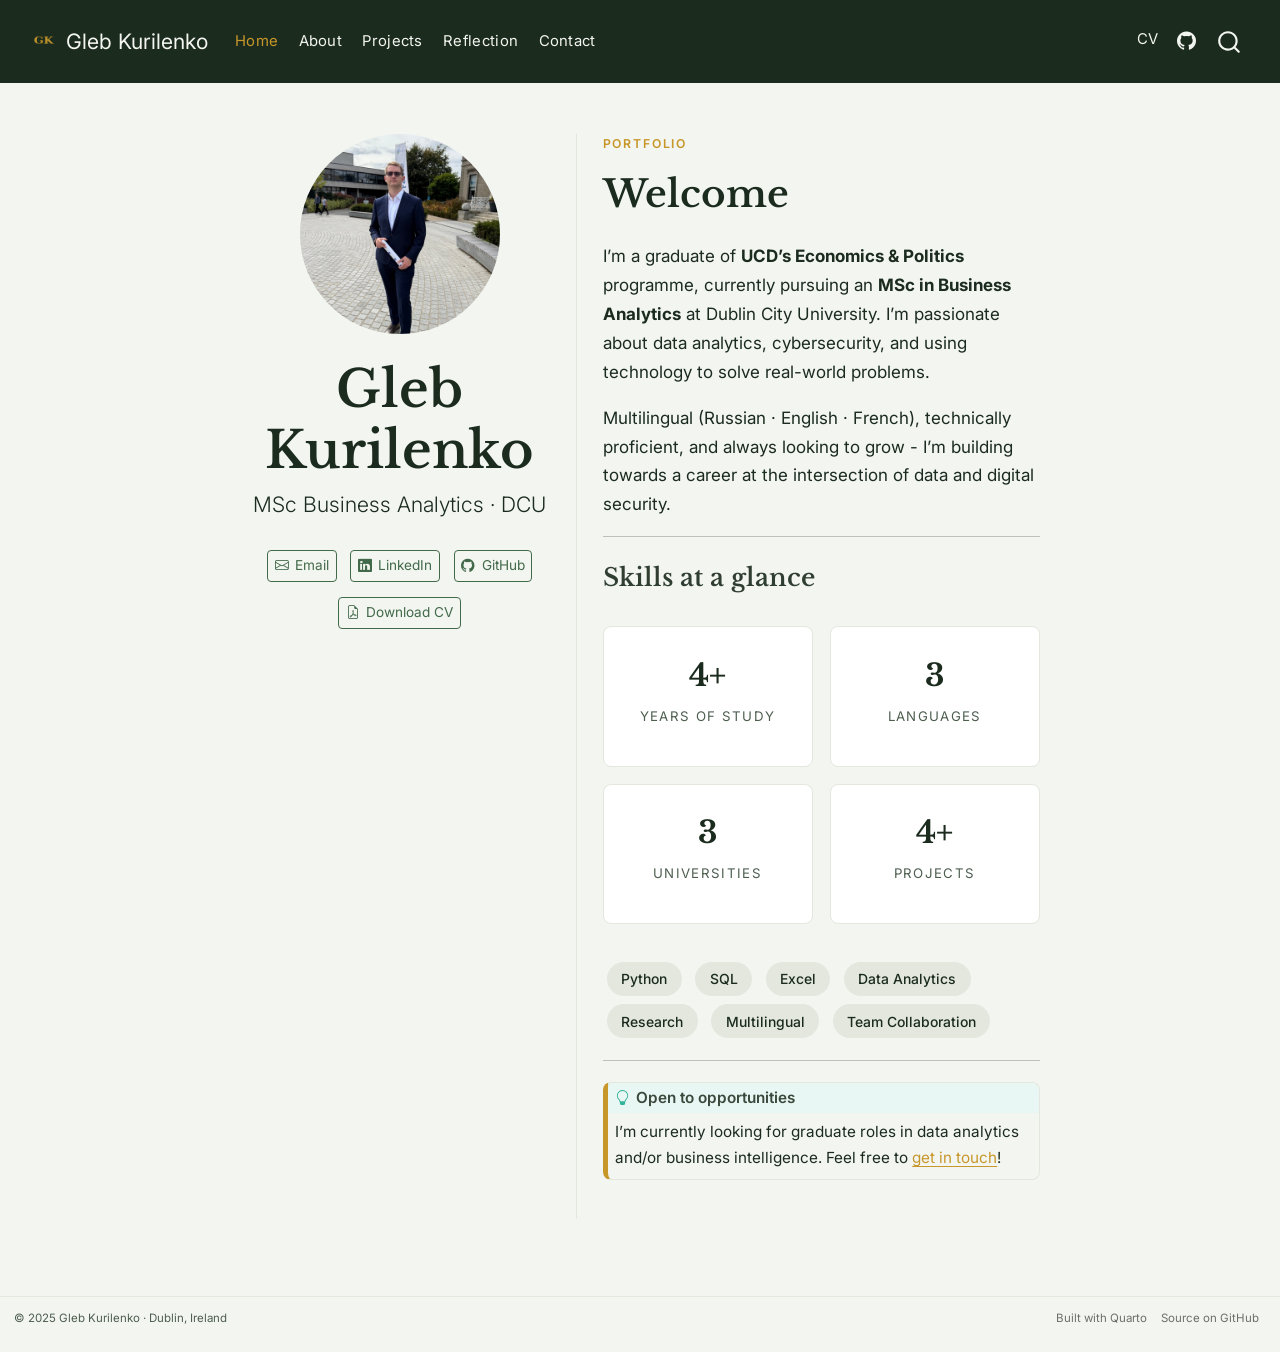
<file: docs/index.html>
<!DOCTYPE html>
<html xmlns="http://www.w3.org/1999/xhtml" lang="en" xml:lang="en"><head>

<meta charset="utf-8">
<meta name="generator" content="quarto-1.9.37">

<meta name="viewport" content="width=device-width, initial-scale=1.0, user-scalable=yes">


<title>Gleb Kurilenko</title>
<style>
/* Default styles provided by pandoc.
** See https://pandoc.org/MANUAL.html#variables-for-html for config info.
*/
code{white-space: pre-wrap;}
span.smallcaps{font-variant: small-caps;}
div.columns{display: flex; gap: min(4vw, 1.5em);}
div.column{flex: auto; overflow-x: auto;}
div.hanging-indent{margin-left: 1.5em; text-indent: -1.5em;}
ul.task-list{list-style: none;}
ul.task-list li input[type="checkbox"] {
  width: 0.8em;
  margin: 0 0.8em 0.2em -1em; /* quarto-specific, see https://github.com/quarto-dev/quarto-cli/issues/4556 */ 
  vertical-align: middle;
}
</style>


<script src="site_libs/quarto-nav/quarto-nav.js"></script>
<script src="site_libs/quarto-nav/headroom.min.js"></script>
<script src="site_libs/clipboard/clipboard.min.js"></script>
<script src="site_libs/quarto-search/autocomplete.umd.js"></script>
<script src="site_libs/quarto-search/fuse.min.js"></script>
<script src="site_libs/quarto-search/quarto-search.js"></script>
<meta name="quarto:offset" content="./">
<link href="./images/favicon.png" rel="icon" type="image/png">
<script src="site_libs/quarto-html/quarto.js" type="module"></script>
<script src="site_libs/quarto-html/tabsets/tabsets.js" type="module"></script>
<script src="site_libs/quarto-html/popper.min.js"></script>
<script src="site_libs/quarto-html/tippy.umd.min.js"></script>
<link href="site_libs/quarto-html/tippy.css" rel="stylesheet">
<link href="site_libs/quarto-html/quarto-syntax-highlighting-acf12a64177840b8d86f2d4f01b2e9fb.css" rel="stylesheet" id="quarto-text-highlighting-styles">
<script src="site_libs/bootstrap/bootstrap.min.js"></script>
<link href="site_libs/bootstrap/bootstrap-icons.css" rel="stylesheet">
<link href="site_libs/bootstrap/bootstrap-c41072563c619c1fa3349df791511bec.min.css" rel="stylesheet" append-hash="true" id="quarto-bootstrap" data-mode="light">
<script id="quarto-search-options" type="application/json">{
  "location": "navbar",
  "copy-button": false,
  "collapse-after": 3,
  "panel-placement": "end",
  "type": "overlay",
  "limit": 50,
  "keyboard-shortcut": [
    "f",
    "/",
    "s"
  ],
  "show-item-context": false,
  "language": {
    "search-no-results-text": "No results",
    "search-matching-documents-text": "matching documents",
    "search-copy-link-title": "Copy link to search",
    "search-hide-matches-text": "Hide additional matches",
    "search-more-match-text": "more match in this document",
    "search-more-matches-text": "more matches in this document",
    "search-clear-button-title": "Clear",
    "search-text-placeholder": "",
    "search-detached-cancel-button-title": "Cancel",
    "search-submit-button-title": "Submit",
    "search-label": "Search"
  }
}</script>
<style>html{ scroll-behavior: smooth; }</style>


</head>

<body class="nav-fixed fullcontent quarto-light">

<div id="quarto-search-results"></div>
  <header id="quarto-header" class="headroom fixed-top">
    <nav class="navbar navbar-expand-lg " data-bs-theme="dark">
      <div class="navbar-container container-fluid">
      <div class="navbar-brand-container mx-auto">
    <a href="./index.html" class="navbar-brand navbar-brand-logo">
    <img src="./images/favicon.png" alt="GK Logo" class="navbar-logo light-content">
    <img src="./images/favicon.png" alt="GK Logo" class="navbar-logo dark-content">
    </a>
    <a class="navbar-brand" href="./index.html">
    <span class="navbar-title">Gleb Kurilenko</span>
    </a>
  </div>
            <div id="quarto-search" class="" title="Search"></div>
          <button class="navbar-toggler" type="button" data-bs-toggle="collapse" data-bs-target="#navbarCollapse" aria-controls="navbarCollapse" role="menu" aria-expanded="false" aria-label="Toggle navigation" onclick="if (window.quartoToggleHeadroom) { window.quartoToggleHeadroom(); }">
  <span class="navbar-toggler-icon"></span>
</button>
          <div class="collapse navbar-collapse" id="navbarCollapse">
            <ul class="navbar-nav navbar-nav-scroll me-auto">
  <li class="nav-item">
    <a class="nav-link active" href="./index.html" aria-current="page"> 
<span class="menu-text">Home</span></a>
  </li>  
  <li class="nav-item">
    <a class="nav-link" href="./about.html"> 
<span class="menu-text">About</span></a>
  </li>  
  <li class="nav-item">
    <a class="nav-link" href="./projects/index.html"> 
<span class="menu-text">Projects</span></a>
  </li>  
  <li class="nav-item">
    <a class="nav-link" href="./reflection.html"> 
<span class="menu-text">Reflection</span></a>
  </li>  
  <li class="nav-item">
    <a class="nav-link" href="./contact.html"> 
<span class="menu-text">Contact</span></a>
  </li>  
</ul>
            <ul class="navbar-nav navbar-nav-scroll ms-auto">
  <li class="nav-item">
    <a class="nav-link" href="./cv/CV.pdf" target="_blank"> 
<span class="menu-text">CV</span></a>
  </li>  
  <li class="nav-item compact">
    <a class="nav-link" href="https://github.com/Git-The-General" target="_blank"> <i class="bi bi-github" role="img" aria-label="GitHub">
</i> 
<span class="menu-text"></span></a>
  </li>  
</ul>
          </div> <!-- /navcollapse -->
            <div class="quarto-navbar-tools">
</div>
      </div> <!-- /container-fluid -->
    </nav>
</header>
<!-- content -->
<div id="quarto-content" class="quarto-container page-columns page-rows-contents page-layout-article page-navbar">
<!-- sidebar -->
<!-- margin-sidebar -->
    
<!-- main -->
<div class="quarto-about-trestles">
  <div class="about-entity">
    <img src="images/profile.jpg" class="about-image
  round " style="height: 200px; width: 200px;">
<header id="title-block-header" class="quarto-title-block default">
<div class="quarto-title">
<h1 class="title">Gleb Kurilenko</h1>
<p class="subtitle lead">MSc Business Analytics · DCU</p>
</div>
<div class="quarto-title-meta">
  </div>
</header>
    <div class="about-links">
  <a href="mailto:gleb.kurilenko6@gmail.com" class="about-link" rel="" target="">
    <i class="bi bi-envelope"></i>
     <span class="about-link-text">Email</span>
  </a>
  <a href="https://www.linkedin.com/in/gleb-kurilenko-916222383/" class="about-link" rel="" target="_blank">
    <i class="bi bi-linkedin"></i>
     <span class="about-link-text">LinkedIn</span>
  </a>
  <a href="https://github.com/Git-The-General" class="about-link" rel="" target="_blank">
    <i class="bi bi-github"></i>
     <span class="about-link-text">GitHub</span>
  </a>
  <a href="https://git-the-general.github.io/portfolio/cv/CV.pdf" class="about-link" rel="" target="_blank">
    <i class="bi bi-file-earmark-pdf"></i>
     <span class="about-link-text">Download CV</span>
  </a>
</div>
  </div>
  <div class="about-contents"><main class="content" id="quarto-document-content">
<div class="section-label">
<p>Portfolio</p>
</div>
<section id="welcome" class="level2">
<h2 data-anchor-id="welcome">Welcome</h2>
<p>I’m a graduate of <strong>UCD’s Economics &amp; Politics</strong> programme, currently pursuing an <strong>MSc in Business Analytics</strong> at Dublin City University. I’m passionate about data analytics, cybersecurity, and using technology to solve real-world problems.</p>
<p>Multilingual (Russian · English · French), technically proficient, and always looking to grow - I’m building towards a career at the intersection of data and digital security.</p>
<hr>
<section id="skills-at-a-glance" class="level3">
<h3 data-anchor-id="skills-at-a-glance">Skills at a glance</h3>
<div class="stat-grid">
<div class="stat-card">
<p><span class="stat-value">4+</span> <span class="stat-label">Years of study</span></p>
</div>
<div class="stat-card">
<p><span class="stat-value">3</span> <span class="stat-label">Languages</span></p>
</div>
<div class="stat-card">
<p><span class="stat-value">3</span> <span class="stat-label">Universities</span></p>
</div>
<div class="stat-card">
<p><span class="stat-value">4+</span> <span class="stat-label">Projects</span></p>
</div>
</div>
<p><span class="skill-tag">Python</span> <span class="skill-tag">SQL</span> <span class="skill-tag">Excel</span> <span class="skill-tag">Data Analytics</span> <span class="skill-tag">Research</span> <span class="skill-tag">Multilingual</span> <span class="skill-tag">Team Collaboration</span></p>
<hr>
<div class="callout callout-style-default callout-tip callout-titled">
<div class="callout-header d-flex align-content-center">
<div class="callout-icon-container">
<i class="callout-icon"></i>
</div>
<div class="callout-title-container flex-fill">
<span class="screen-reader-only">Tip</span>Open to opportunities
</div>
</div>
<div class="callout-body-container callout-body">
<p>I’m currently looking for graduate roles in data analytics and/or business intelligence. Feel free to <a href="./contact.html">get in touch</a>!</p>
</div>
</div>


</section>
</section>
</main></div>
</div>
 <!-- /main -->
<script id="quarto-html-after-body" type="application/javascript">
  window.document.addEventListener("DOMContentLoaded", function (event) {
    const isCodeAnnotation = (el) => {
      for (const clz of el.classList) {
        if (clz.startsWith('code-annotation-')) {                     
          return true;
        }
      }
      return false;
    }
    const onCopySuccess = function(e) {
      // button target
      const button = e.trigger;
      // don't keep focus
      button.blur();
      // flash "checked"
      button.classList.add('code-copy-button-checked');
      var currentTitle = button.getAttribute("title");
      button.setAttribute("title", "Copied!");
      let tooltip;
      if (window.bootstrap) {
        button.setAttribute("data-bs-toggle", "tooltip");
        button.setAttribute("data-bs-placement", "left");
        button.setAttribute("data-bs-title", "Copied!");
        tooltip = new bootstrap.Tooltip(button, 
          { trigger: "manual", 
            customClass: "code-copy-button-tooltip",
            offset: [0, -8]});
        tooltip.show();    
      }
      setTimeout(function() {
        if (tooltip) {
          tooltip.hide();
          button.removeAttribute("data-bs-title");
          button.removeAttribute("data-bs-toggle");
          button.removeAttribute("data-bs-placement");
        }
        button.setAttribute("title", currentTitle);
        button.classList.remove('code-copy-button-checked');
      }, 1000);
      // clear code selection
      e.clearSelection();
    }
    const getTextToCopy = function(trigger) {
      const outerScaffold = trigger.parentElement.cloneNode(true);
      const codeEl = outerScaffold.querySelector('code');
      for (const childEl of codeEl.children) {
        if (isCodeAnnotation(childEl)) {
          childEl.remove();
        }
      }
      return codeEl.innerText;
    }
    const clipboard = new window.ClipboardJS('.code-copy-button:not([data-in-quarto-modal])', {
      text: getTextToCopy
    });
    clipboard.on('success', onCopySuccess);
    if (window.document.getElementById('quarto-embedded-source-code-modal')) {
      const clipboardModal = new window.ClipboardJS('.code-copy-button[data-in-quarto-modal]', {
        text: getTextToCopy,
        container: window.document.getElementById('quarto-embedded-source-code-modal')
      });
      clipboardModal.on('success', onCopySuccess);
    }
      var localhostRegex = new RegExp(/^(?:http|https):\/\/localhost\:?[0-9]*\//);
      var mailtoRegex = new RegExp(/^mailto:/);
        var filterRegex = new RegExp('/' + window.location.host + '/');
      var isInternal = (href) => {
          return filterRegex.test(href) || localhostRegex.test(href) || mailtoRegex.test(href);
      }
      // Inspect non-navigation links and adorn them if external
     var links = window.document.querySelectorAll('a[href]:not(.nav-link):not(.navbar-brand):not(.toc-action):not(.sidebar-link):not(.sidebar-item-toggle):not(.pagination-link):not(.no-external):not([aria-hidden]):not(.dropdown-item):not(.quarto-navigation-tool):not(.about-link)');
      for (var i=0; i<links.length; i++) {
        const link = links[i];
        if (!isInternal(link.href)) {
          // undo the damage that might have been done by quarto-nav.js in the case of
          // links that we want to consider external
          if (link.dataset.originalHref !== undefined) {
            link.href = link.dataset.originalHref;
          }
        }
      }
    function tippyHover(el, contentFn, onTriggerFn, onUntriggerFn) {
      const config = {
        allowHTML: true,
        maxWidth: 500,
        delay: 100,
        arrow: false,
        appendTo: function(el) {
            return el.parentElement;
        },
        interactive: true,
        interactiveBorder: 10,
        theme: 'quarto',
        placement: 'bottom-start',
      };
      if (contentFn) {
        config.content = contentFn;
      }
      if (onTriggerFn) {
        config.onTrigger = onTriggerFn;
      }
      if (onUntriggerFn) {
        config.onUntrigger = onUntriggerFn;
      }
      window.tippy(el, config); 
    }
    const noterefs = window.document.querySelectorAll('a[role="doc-noteref"]');
    for (var i=0; i<noterefs.length; i++) {
      const ref = noterefs[i];
      tippyHover(ref, function() {
        // use id or data attribute instead here
        let href = ref.getAttribute('data-footnote-href') || ref.getAttribute('href');
        try { href = new URL(href).hash; } catch {}
        const id = href.replace(/^#\/?/, "");
        const note = window.document.getElementById(id);
        if (note) {
          return note.innerHTML;
        } else {
          return "";
        }
      });
    }
    const xrefs = window.document.querySelectorAll('a.quarto-xref');
    const processXRef = (id, note) => {
      // Strip column container classes
      const stripColumnClz = (el) => {
        el.classList.remove("page-full", "page-columns");
        if (el.children) {
          for (const child of el.children) {
            stripColumnClz(child);
          }
        }
      }
      stripColumnClz(note)
      if (id === null || id.startsWith('sec-')) {
        // Special case sections, only their first couple elements
        const container = document.createElement("div");
        if (note.children && note.children.length > 2) {
          container.appendChild(note.children[0].cloneNode(true));
          for (let i = 1; i < note.children.length; i++) {
            const child = note.children[i];
            if (child.tagName === "P" && child.innerText === "") {
              continue;
            } else {
              container.appendChild(child.cloneNode(true));
              break;
            }
          }
          if (window.Quarto?.typesetMath) {
            window.Quarto.typesetMath(container);
          }
          return container.innerHTML
        } else {
          if (window.Quarto?.typesetMath) {
            window.Quarto.typesetMath(note);
          }
          return note.innerHTML;
        }
      } else {
        // Remove any anchor links if they are present
        const anchorLink = note.querySelector('a.anchorjs-link');
        if (anchorLink) {
          anchorLink.remove();
        }
        if (window.Quarto?.typesetMath) {
          window.Quarto.typesetMath(note);
        }
        if (note.classList.contains("callout")) {
          return note.outerHTML;
        } else {
          return note.innerHTML;
        }
      }
    }
    for (var i=0; i<xrefs.length; i++) {
      const xref = xrefs[i];
      tippyHover(xref, undefined, function(instance) {
        instance.disable();
        let url = xref.getAttribute('href');
        let hash = undefined; 
        if (url.startsWith('#')) {
          hash = url;
        } else {
          try { hash = new URL(url).hash; } catch {}
        }
        if (hash) {
          const id = hash.replace(/^#\/?/, "");
          const note = window.document.getElementById(id);
          if (note !== null) {
            try {
              const html = processXRef(id, note.cloneNode(true));
              instance.setContent(html);
            } finally {
              instance.enable();
              instance.show();
            }
          } else {
            // See if we can fetch this
            fetch(url.split('#')[0])
            .then(res => res.text())
            .then(html => {
              const parser = new DOMParser();
              const htmlDoc = parser.parseFromString(html, "text/html");
              const note = htmlDoc.getElementById(id);
              if (note !== null) {
                const html = processXRef(id, note);
                instance.setContent(html);
              } 
            }).finally(() => {
              instance.enable();
              instance.show();
            });
          }
        } else {
          // See if we can fetch a full url (with no hash to target)
          // This is a special case and we should probably do some content thinning / targeting
          fetch(url)
          .then(res => res.text())
          .then(html => {
            const parser = new DOMParser();
            const htmlDoc = parser.parseFromString(html, "text/html");
            const note = htmlDoc.querySelector('main.content');
            if (note !== null) {
              // This should only happen for chapter cross references
              // (since there is no id in the URL)
              // remove the first header
              if (note.children.length > 0 && note.children[0].tagName === "HEADER") {
                note.children[0].remove();
              }
              const html = processXRef(null, note);
              instance.setContent(html);
            } 
          }).finally(() => {
            instance.enable();
            instance.show();
          });
        }
      }, function(instance) {
      });
    }
        let selectedAnnoteEl;
        const selectorForAnnotation = ( cell, annotation) => {
          let cellAttr = 'data-code-cell="' + cell + '"';
          let lineAttr = 'data-code-annotation="' +  annotation + '"';
          const selector = 'span[' + cellAttr + '][' + lineAttr + ']';
          return selector;
        }
        const selectCodeLines = (annoteEl) => {
          const doc = window.document;
          const targetCell = annoteEl.getAttribute("data-target-cell");
          const targetAnnotation = annoteEl.getAttribute("data-target-annotation");
          const annoteSpan = window.document.querySelector(selectorForAnnotation(targetCell, targetAnnotation));
          const lines = annoteSpan.getAttribute("data-code-lines").split(",");
          const lineIds = lines.map((line) => {
            return targetCell + "-" + line;
          })
          let top = null;
          let height = null;
          let parent = null;
          if (lineIds.length > 0) {
              //compute the position of the single el (top and bottom and make a div)
              const el = window.document.getElementById(lineIds[0]);
              top = el.offsetTop;
              height = el.offsetHeight;
              parent = el.parentElement.parentElement;
            if (lineIds.length > 1) {
              const lastEl = window.document.getElementById(lineIds[lineIds.length - 1]);
              const bottom = lastEl.offsetTop + lastEl.offsetHeight;
              height = bottom - top;
            }
            if (top !== null && height !== null && parent !== null) {
              // cook up a div (if necessary) and position it 
              let div = window.document.getElementById("code-annotation-line-highlight");
              if (div === null) {
                div = window.document.createElement("div");
                div.setAttribute("id", "code-annotation-line-highlight");
                div.style.position = 'absolute';
                parent.appendChild(div);
              }
              div.style.top = top - 2 + "px";
              div.style.height = height + 4 + "px";
              div.style.left = 0;
              let gutterDiv = window.document.getElementById("code-annotation-line-highlight-gutter");
              if (gutterDiv === null) {
                gutterDiv = window.document.createElement("div");
                gutterDiv.setAttribute("id", "code-annotation-line-highlight-gutter");
                gutterDiv.style.position = 'absolute';
                const codeCell = window.document.getElementById(targetCell);
                const gutter = codeCell.querySelector('.code-annotation-gutter');
                gutter.appendChild(gutterDiv);
              }
              gutterDiv.style.top = top - 2 + "px";
              gutterDiv.style.height = height + 4 + "px";
            }
            selectedAnnoteEl = annoteEl;
          }
        };
        const unselectCodeLines = () => {
          const elementsIds = ["code-annotation-line-highlight", "code-annotation-line-highlight-gutter"];
          elementsIds.forEach((elId) => {
            const div = window.document.getElementById(elId);
            if (div) {
              div.remove();
            }
          });
          selectedAnnoteEl = undefined;
        };
          // Handle positioning of the toggle
      window.addEventListener(
        "resize",
        throttle(() => {
          elRect = undefined;
          if (selectedAnnoteEl) {
            selectCodeLines(selectedAnnoteEl);
          }
        }, 10)
      );
      function throttle(fn, ms) {
      let throttle = false;
      let timer;
        return (...args) => {
          if(!throttle) { // first call gets through
              fn.apply(this, args);
              throttle = true;
          } else { // all the others get throttled
              if(timer) clearTimeout(timer); // cancel #2
              timer = setTimeout(() => {
                fn.apply(this, args);
                timer = throttle = false;
              }, ms);
          }
        };
      }
        // Attach click handler to the DT
        const annoteDls = window.document.querySelectorAll('dt[data-target-cell]');
        for (const annoteDlNode of annoteDls) {
          annoteDlNode.addEventListener('click', (event) => {
            const clickedEl = event.target;
            if (clickedEl !== selectedAnnoteEl) {
              unselectCodeLines();
              const activeEl = window.document.querySelector('dt[data-target-cell].code-annotation-active');
              if (activeEl) {
                activeEl.classList.remove('code-annotation-active');
              }
              selectCodeLines(clickedEl);
              clickedEl.classList.add('code-annotation-active');
            } else {
              // Unselect the line
              unselectCodeLines();
              clickedEl.classList.remove('code-annotation-active');
            }
          });
        }
    const findCites = (el) => {
      const parentEl = el.parentElement;
      if (parentEl) {
        const cites = parentEl.dataset.cites;
        if (cites) {
          return {
            el,
            cites: cites.split(' ')
          };
        } else {
          return findCites(el.parentElement)
        }
      } else {
        return undefined;
      }
    };
    var bibliorefs = window.document.querySelectorAll('a[role="doc-biblioref"]');
    for (var i=0; i<bibliorefs.length; i++) {
      const ref = bibliorefs[i];
      const citeInfo = findCites(ref);
      if (citeInfo) {
        tippyHover(citeInfo.el, function() {
          var popup = window.document.createElement('div');
          citeInfo.cites.forEach(function(cite) {
            var citeDiv = window.document.createElement('div');
            citeDiv.classList.add('hanging-indent');
            citeDiv.classList.add('csl-entry');
            var biblioDiv = window.document.getElementById('ref-' + cite);
            if (biblioDiv) {
              citeDiv.innerHTML = biblioDiv.innerHTML;
            }
            popup.appendChild(citeDiv);
          });
          return popup.innerHTML;
        });
      }
    }
  });
  </script>
</div> <!-- /content -->
<footer class="footer">
  <div class="nav-footer">
    <div class="nav-footer-left">
<p>© 2025 Gleb Kurilenko · Dublin, Ireland</p>
</div>   
    <div class="nav-footer-center">
      &nbsp;
    </div>
    <div class="nav-footer-right">
      <ul class="footer-items list-unstyled">
    <li class="nav-item">
    <a class="nav-link" href="https://quarto.org">
<p>Built with Quarto</p>
</a>
  </li>  
    <li class="nav-item">
    <a class="nav-link" href="https://github.com/Git-The-General/portfolio" target="_blank">
<p>Source on GitHub</p>
</a>
  </li>  
</ul>
    </div>
  </div>
</footer>




<script src="site_libs/quarto-html/zenscroll-min.js"></script>
</body></html>
</file>
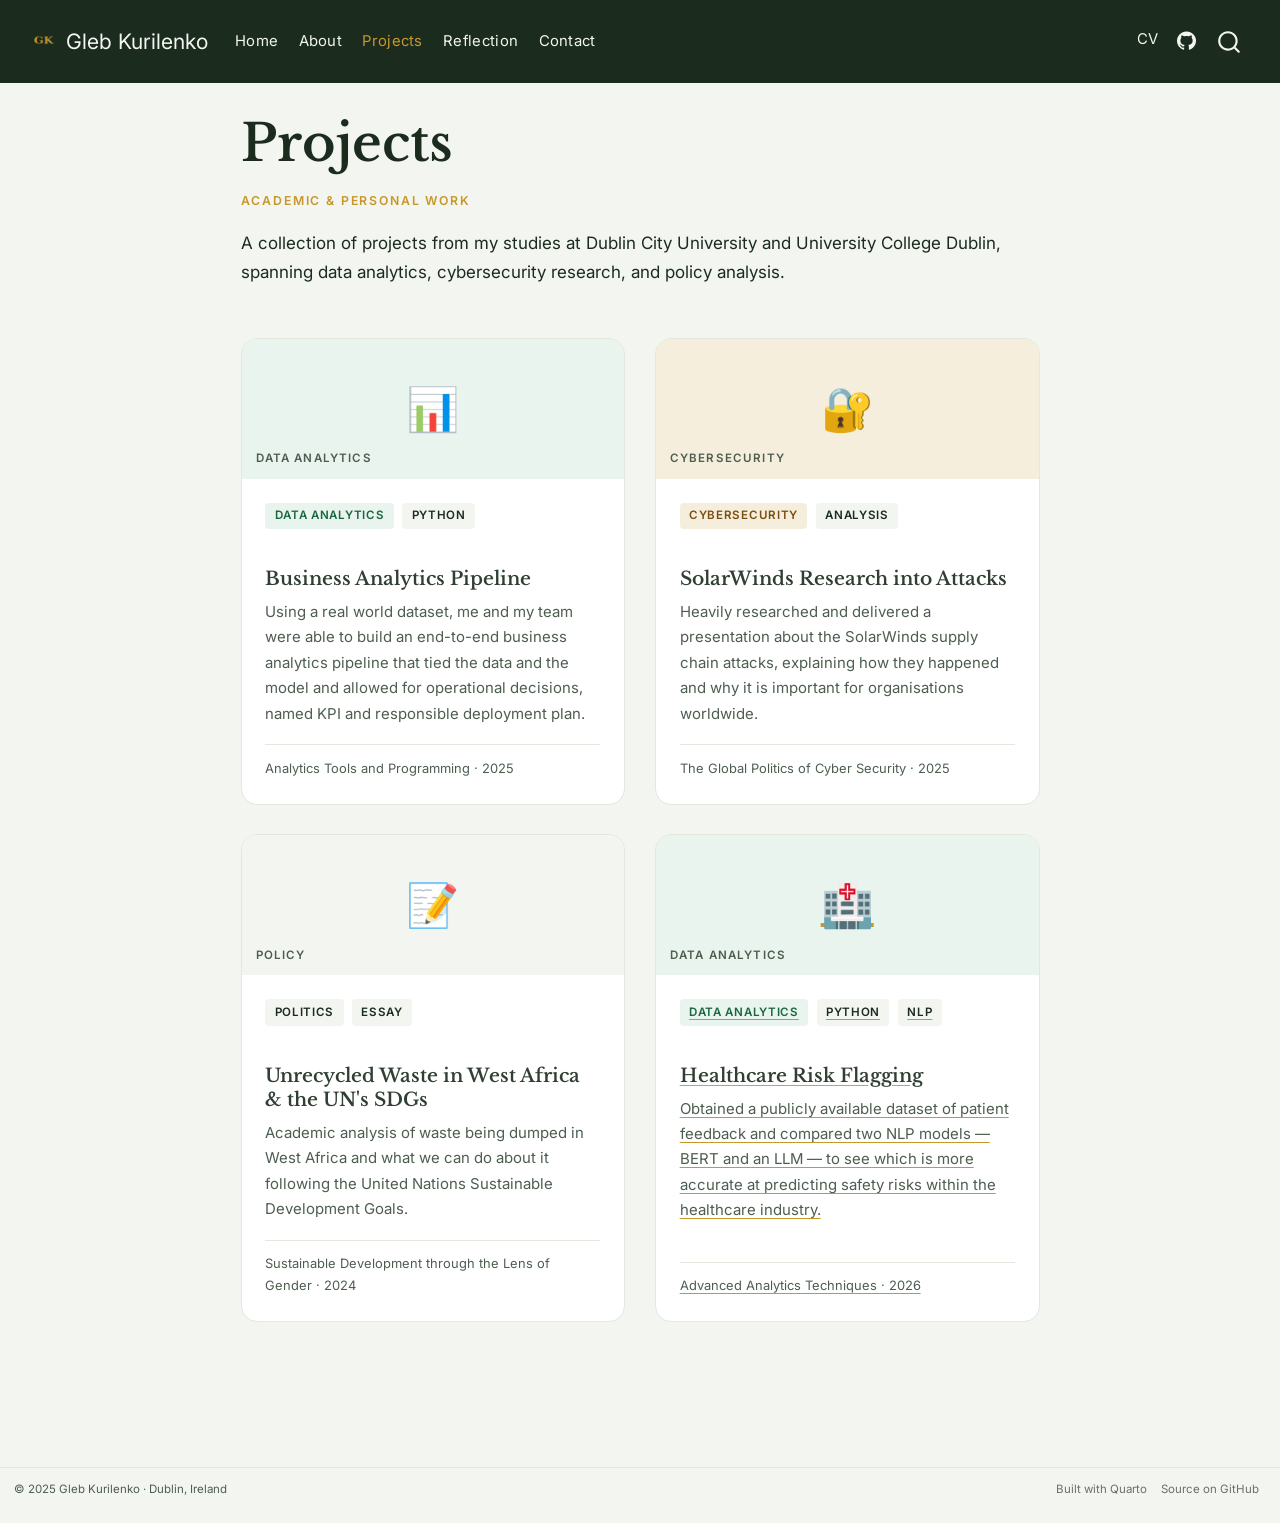
<file: docs/projects/index.html>
<!DOCTYPE html>
<html xmlns="http://www.w3.org/1999/xhtml" lang="en" xml:lang="en"><head>

<meta charset="utf-8">
<meta name="generator" content="quarto-1.9.37">

<meta name="viewport" content="width=device-width, initial-scale=1.0, user-scalable=yes">


<title>Projects – Gleb Kurilenko</title>
<style>
/* Default styles provided by pandoc.
** See https://pandoc.org/MANUAL.html#variables-for-html for config info.
*/
code{white-space: pre-wrap;}
span.smallcaps{font-variant: small-caps;}
div.columns{display: flex; gap: min(4vw, 1.5em);}
div.column{flex: auto; overflow-x: auto;}
div.hanging-indent{margin-left: 1.5em; text-indent: -1.5em;}
ul.task-list{list-style: none;}
ul.task-list li input[type="checkbox"] {
  width: 0.8em;
  margin: 0 0.8em 0.2em -1em; /* quarto-specific, see https://github.com/quarto-dev/quarto-cli/issues/4556 */ 
  vertical-align: middle;
}
</style>


<script src="../site_libs/quarto-nav/quarto-nav.js"></script>
<script src="../site_libs/quarto-nav/headroom.min.js"></script>
<script src="../site_libs/clipboard/clipboard.min.js"></script>
<script src="../site_libs/quarto-search/autocomplete.umd.js"></script>
<script src="../site_libs/quarto-search/fuse.min.js"></script>
<script src="../site_libs/quarto-search/quarto-search.js"></script>
<meta name="quarto:offset" content="../">
<link href="../images/favicon.png" rel="icon" type="image/png">
<script src="../site_libs/quarto-html/quarto.js" type="module"></script>
<script src="../site_libs/quarto-html/tabsets/tabsets.js" type="module"></script>
<script src="../site_libs/quarto-html/popper.min.js"></script>
<script src="../site_libs/quarto-html/tippy.umd.min.js"></script>
<link href="../site_libs/quarto-html/tippy.css" rel="stylesheet">
<link href="../site_libs/quarto-html/quarto-syntax-highlighting-acf12a64177840b8d86f2d4f01b2e9fb.css" rel="stylesheet" id="quarto-text-highlighting-styles">
<script src="../site_libs/bootstrap/bootstrap.min.js"></script>
<link href="../site_libs/bootstrap/bootstrap-icons.css" rel="stylesheet">
<link href="../site_libs/bootstrap/bootstrap-c41072563c619c1fa3349df791511bec.min.css" rel="stylesheet" append-hash="true" id="quarto-bootstrap" data-mode="light">
<script id="quarto-search-options" type="application/json">{
  "location": "navbar",
  "copy-button": false,
  "collapse-after": 3,
  "panel-placement": "end",
  "type": "overlay",
  "limit": 50,
  "keyboard-shortcut": [
    "f",
    "/",
    "s"
  ],
  "show-item-context": false,
  "language": {
    "search-no-results-text": "No results",
    "search-matching-documents-text": "matching documents",
    "search-copy-link-title": "Copy link to search",
    "search-hide-matches-text": "Hide additional matches",
    "search-more-match-text": "more match in this document",
    "search-more-matches-text": "more matches in this document",
    "search-clear-button-title": "Clear",
    "search-text-placeholder": "",
    "search-detached-cancel-button-title": "Cancel",
    "search-submit-button-title": "Submit",
    "search-label": "Search"
  }
}</script>
<style>html{ scroll-behavior: smooth; }</style>


</head>

<body class="nav-fixed fullcontent quarto-light">

<div id="quarto-search-results"></div>
  <header id="quarto-header" class="headroom fixed-top">
    <nav class="navbar navbar-expand-lg " data-bs-theme="dark">
      <div class="navbar-container container-fluid">
      <div class="navbar-brand-container mx-auto">
    <a href="../index.html" class="navbar-brand navbar-brand-logo">
    <img src="../images/favicon.png" alt="GK Logo" class="navbar-logo light-content">
    <img src="../images/favicon.png" alt="GK Logo" class="navbar-logo dark-content">
    </a>
    <a class="navbar-brand" href="../index.html">
    <span class="navbar-title">Gleb Kurilenko</span>
    </a>
  </div>
            <div id="quarto-search" class="" title="Search"></div>
          <button class="navbar-toggler" type="button" data-bs-toggle="collapse" data-bs-target="#navbarCollapse" aria-controls="navbarCollapse" role="menu" aria-expanded="false" aria-label="Toggle navigation" onclick="if (window.quartoToggleHeadroom) { window.quartoToggleHeadroom(); }">
  <span class="navbar-toggler-icon"></span>
</button>
          <div class="collapse navbar-collapse" id="navbarCollapse">
            <ul class="navbar-nav navbar-nav-scroll me-auto">
  <li class="nav-item">
    <a class="nav-link" href="../index.html"> 
<span class="menu-text">Home</span></a>
  </li>  
  <li class="nav-item">
    <a class="nav-link" href="../about.html"> 
<span class="menu-text">About</span></a>
  </li>  
  <li class="nav-item">
    <a class="nav-link active" href="../projects/index.html" aria-current="page"> 
<span class="menu-text">Projects</span></a>
  </li>  
  <li class="nav-item">
    <a class="nav-link" href="../reflection.html"> 
<span class="menu-text">Reflection</span></a>
  </li>  
  <li class="nav-item">
    <a class="nav-link" href="../contact.html"> 
<span class="menu-text">Contact</span></a>
  </li>  
</ul>
            <ul class="navbar-nav navbar-nav-scroll ms-auto">
  <li class="nav-item">
    <a class="nav-link" href="../cv/CV.pdf" target="_blank"> 
<span class="menu-text">CV</span></a>
  </li>  
  <li class="nav-item compact">
    <a class="nav-link" href="https://github.com/Git-The-General" target="_blank"> <i class="bi bi-github" role="img" aria-label="GitHub">
</i> 
<span class="menu-text"></span></a>
  </li>  
</ul>
          </div> <!-- /navcollapse -->
            <div class="quarto-navbar-tools">
</div>
      </div> <!-- /container-fluid -->
    </nav>
</header>
<!-- content -->
<div id="quarto-content" class="quarto-container page-columns page-rows-contents page-layout-article page-navbar">
<!-- sidebar -->
<!-- margin-sidebar -->
    
<!-- main -->
<main class="content" id="quarto-document-content">

<header id="title-block-header" class="quarto-title-block default">
<div class="quarto-title">
<h1 class="title">Projects</h1>
</div>



<div class="quarto-title-meta">

    
  
    
  </div>
  


</header>


<div class="section-label">
<p>Academic &amp; Personal Work</p>
</div>
<p>A collection of projects from my studies at Dublin City University and University College Dublin, spanning data analytics, cybersecurity research, and policy analysis.</p>
<div class="projects-grid">

  <div class="project-card">
    <div class="project-thumb theme-data">📊<span class="thumb-label">Data Analytics</span></div>
    <div class="project-body">
      <div class="project-tags"><span class="tag tag-data">Data Analytics</span><span class="tag tag-general">Python</span></div>
      <h3>Business Analytics Pipeline</h3>
      <p>Using a real world dataset, me and my team were able to build an end-to-end business analytics pipeline that tied the data and the model and allowed for operational decisions, named KPI and responsible deployment plan.</p>
      <div class="project-meta"><span>Analytics Tools and Programming · 2025</span></div>
    </div>
  </div>

  <div class="project-card">
    <div class="project-thumb theme-cyber">🔐<span class="thumb-label">Cybersecurity</span></div>
    <div class="project-body">
      <div class="project-tags"><span class="tag tag-cyber">Cybersecurity</span><span class="tag tag-general">Analysis</span></div>
      <h3>SolarWinds Research into Attacks</h3>
      <p>Heavily researched and delivered a presentation about the SolarWinds supply chain attacks, explaining how they happened and why it is important for organisations worldwide.</p>
      <div class="project-meta"><span>The Global Politics of Cyber Security · 2025</span></div>
    </div>
  </div>

  <div class="project-card">
    <div class="project-thumb theme-placeholder">📝<span class="thumb-label">Policy</span></div>
    <div class="project-body">
      <div class="project-tags"><span class="tag tag-general">Politics</span><span class="tag tag-general">Essay</span></div>
      <h3>Unrecycled Waste in West Africa &amp; the UN's SDGs</h3>
      <p>Academic analysis of waste being dumped in West Africa and what we can do about it following the United Nations Sustainable Development Goals.</p>
      <div class="project-meta"><span>Sustainable Development through the Lens of Gender · 2024</span></div>
    </div>
  </div>

<a class="project-card" href="list/healthcare-nlp.html">
    <div class="project-thumb theme-data">🏥<span class="thumb-label">Data Analytics</span></div>
    <div class="project-body">
      <div class="project-tags"><span class="tag tag-data">Data Analytics</span><span class="tag tag-general">Python</span><span class="tag tag-general">NLP</span></div>
      <h3>Healthcare Risk Flagging</h3>
      <p>Obtained a publicly available dataset of patient feedback and compared two NLP models — BERT and an LLM — to see which is more accurate at predicting safety risks within the healthcare industry.</p>
      <div class="project-meta"><span>Advanced Analytics Techniques · 2026</span></div>
    </div>
  </a>

</div>



</main> <!-- /main -->
<script id="quarto-html-after-body" type="application/javascript">
  window.document.addEventListener("DOMContentLoaded", function (event) {
    const isCodeAnnotation = (el) => {
      for (const clz of el.classList) {
        if (clz.startsWith('code-annotation-')) {                     
          return true;
        }
      }
      return false;
    }
    const onCopySuccess = function(e) {
      // button target
      const button = e.trigger;
      // don't keep focus
      button.blur();
      // flash "checked"
      button.classList.add('code-copy-button-checked');
      var currentTitle = button.getAttribute("title");
      button.setAttribute("title", "Copied!");
      let tooltip;
      if (window.bootstrap) {
        button.setAttribute("data-bs-toggle", "tooltip");
        button.setAttribute("data-bs-placement", "left");
        button.setAttribute("data-bs-title", "Copied!");
        tooltip = new bootstrap.Tooltip(button, 
          { trigger: "manual", 
            customClass: "code-copy-button-tooltip",
            offset: [0, -8]});
        tooltip.show();    
      }
      setTimeout(function() {
        if (tooltip) {
          tooltip.hide();
          button.removeAttribute("data-bs-title");
          button.removeAttribute("data-bs-toggle");
          button.removeAttribute("data-bs-placement");
        }
        button.setAttribute("title", currentTitle);
        button.classList.remove('code-copy-button-checked');
      }, 1000);
      // clear code selection
      e.clearSelection();
    }
    const getTextToCopy = function(trigger) {
      const outerScaffold = trigger.parentElement.cloneNode(true);
      const codeEl = outerScaffold.querySelector('code');
      for (const childEl of codeEl.children) {
        if (isCodeAnnotation(childEl)) {
          childEl.remove();
        }
      }
      return codeEl.innerText;
    }
    const clipboard = new window.ClipboardJS('.code-copy-button:not([data-in-quarto-modal])', {
      text: getTextToCopy
    });
    clipboard.on('success', onCopySuccess);
    if (window.document.getElementById('quarto-embedded-source-code-modal')) {
      const clipboardModal = new window.ClipboardJS('.code-copy-button[data-in-quarto-modal]', {
        text: getTextToCopy,
        container: window.document.getElementById('quarto-embedded-source-code-modal')
      });
      clipboardModal.on('success', onCopySuccess);
    }
      var localhostRegex = new RegExp(/^(?:http|https):\/\/localhost\:?[0-9]*\//);
      var mailtoRegex = new RegExp(/^mailto:/);
        var filterRegex = new RegExp('/' + window.location.host + '/');
      var isInternal = (href) => {
          return filterRegex.test(href) || localhostRegex.test(href) || mailtoRegex.test(href);
      }
      // Inspect non-navigation links and adorn them if external
     var links = window.document.querySelectorAll('a[href]:not(.nav-link):not(.navbar-brand):not(.toc-action):not(.sidebar-link):not(.sidebar-item-toggle):not(.pagination-link):not(.no-external):not([aria-hidden]):not(.dropdown-item):not(.quarto-navigation-tool):not(.about-link)');
      for (var i=0; i<links.length; i++) {
        const link = links[i];
        if (!isInternal(link.href)) {
          // undo the damage that might have been done by quarto-nav.js in the case of
          // links that we want to consider external
          if (link.dataset.originalHref !== undefined) {
            link.href = link.dataset.originalHref;
          }
        }
      }
    function tippyHover(el, contentFn, onTriggerFn, onUntriggerFn) {
      const config = {
        allowHTML: true,
        maxWidth: 500,
        delay: 100,
        arrow: false,
        appendTo: function(el) {
            return el.parentElement;
        },
        interactive: true,
        interactiveBorder: 10,
        theme: 'quarto',
        placement: 'bottom-start',
      };
      if (contentFn) {
        config.content = contentFn;
      }
      if (onTriggerFn) {
        config.onTrigger = onTriggerFn;
      }
      if (onUntriggerFn) {
        config.onUntrigger = onUntriggerFn;
      }
      window.tippy(el, config); 
    }
    const noterefs = window.document.querySelectorAll('a[role="doc-noteref"]');
    for (var i=0; i<noterefs.length; i++) {
      const ref = noterefs[i];
      tippyHover(ref, function() {
        // use id or data attribute instead here
        let href = ref.getAttribute('data-footnote-href') || ref.getAttribute('href');
        try { href = new URL(href).hash; } catch {}
        const id = href.replace(/^#\/?/, "");
        const note = window.document.getElementById(id);
        if (note) {
          return note.innerHTML;
        } else {
          return "";
        }
      });
    }
    const xrefs = window.document.querySelectorAll('a.quarto-xref');
    const processXRef = (id, note) => {
      // Strip column container classes
      const stripColumnClz = (el) => {
        el.classList.remove("page-full", "page-columns");
        if (el.children) {
          for (const child of el.children) {
            stripColumnClz(child);
          }
        }
      }
      stripColumnClz(note)
      if (id === null || id.startsWith('sec-')) {
        // Special case sections, only their first couple elements
        const container = document.createElement("div");
        if (note.children && note.children.length > 2) {
          container.appendChild(note.children[0].cloneNode(true));
          for (let i = 1; i < note.children.length; i++) {
            const child = note.children[i];
            if (child.tagName === "P" && child.innerText === "") {
              continue;
            } else {
              container.appendChild(child.cloneNode(true));
              break;
            }
          }
          if (window.Quarto?.typesetMath) {
            window.Quarto.typesetMath(container);
          }
          return container.innerHTML
        } else {
          if (window.Quarto?.typesetMath) {
            window.Quarto.typesetMath(note);
          }
          return note.innerHTML;
        }
      } else {
        // Remove any anchor links if they are present
        const anchorLink = note.querySelector('a.anchorjs-link');
        if (anchorLink) {
          anchorLink.remove();
        }
        if (window.Quarto?.typesetMath) {
          window.Quarto.typesetMath(note);
        }
        if (note.classList.contains("callout")) {
          return note.outerHTML;
        } else {
          return note.innerHTML;
        }
      }
    }
    for (var i=0; i<xrefs.length; i++) {
      const xref = xrefs[i];
      tippyHover(xref, undefined, function(instance) {
        instance.disable();
        let url = xref.getAttribute('href');
        let hash = undefined; 
        if (url.startsWith('#')) {
          hash = url;
        } else {
          try { hash = new URL(url).hash; } catch {}
        }
        if (hash) {
          const id = hash.replace(/^#\/?/, "");
          const note = window.document.getElementById(id);
          if (note !== null) {
            try {
              const html = processXRef(id, note.cloneNode(true));
              instance.setContent(html);
            } finally {
              instance.enable();
              instance.show();
            }
          } else {
            // See if we can fetch this
            fetch(url.split('#')[0])
            .then(res => res.text())
            .then(html => {
              const parser = new DOMParser();
              const htmlDoc = parser.parseFromString(html, "text/html");
              const note = htmlDoc.getElementById(id);
              if (note !== null) {
                const html = processXRef(id, note);
                instance.setContent(html);
              } 
            }).finally(() => {
              instance.enable();
              instance.show();
            });
          }
        } else {
          // See if we can fetch a full url (with no hash to target)
          // This is a special case and we should probably do some content thinning / targeting
          fetch(url)
          .then(res => res.text())
          .then(html => {
            const parser = new DOMParser();
            const htmlDoc = parser.parseFromString(html, "text/html");
            const note = htmlDoc.querySelector('main.content');
            if (note !== null) {
              // This should only happen for chapter cross references
              // (since there is no id in the URL)
              // remove the first header
              if (note.children.length > 0 && note.children[0].tagName === "HEADER") {
                note.children[0].remove();
              }
              const html = processXRef(null, note);
              instance.setContent(html);
            } 
          }).finally(() => {
            instance.enable();
            instance.show();
          });
        }
      }, function(instance) {
      });
    }
        let selectedAnnoteEl;
        const selectorForAnnotation = ( cell, annotation) => {
          let cellAttr = 'data-code-cell="' + cell + '"';
          let lineAttr = 'data-code-annotation="' +  annotation + '"';
          const selector = 'span[' + cellAttr + '][' + lineAttr + ']';
          return selector;
        }
        const selectCodeLines = (annoteEl) => {
          const doc = window.document;
          const targetCell = annoteEl.getAttribute("data-target-cell");
          const targetAnnotation = annoteEl.getAttribute("data-target-annotation");
          const annoteSpan = window.document.querySelector(selectorForAnnotation(targetCell, targetAnnotation));
          const lines = annoteSpan.getAttribute("data-code-lines").split(",");
          const lineIds = lines.map((line) => {
            return targetCell + "-" + line;
          })
          let top = null;
          let height = null;
          let parent = null;
          if (lineIds.length > 0) {
              //compute the position of the single el (top and bottom and make a div)
              const el = window.document.getElementById(lineIds[0]);
              top = el.offsetTop;
              height = el.offsetHeight;
              parent = el.parentElement.parentElement;
            if (lineIds.length > 1) {
              const lastEl = window.document.getElementById(lineIds[lineIds.length - 1]);
              const bottom = lastEl.offsetTop + lastEl.offsetHeight;
              height = bottom - top;
            }
            if (top !== null && height !== null && parent !== null) {
              // cook up a div (if necessary) and position it 
              let div = window.document.getElementById("code-annotation-line-highlight");
              if (div === null) {
                div = window.document.createElement("div");
                div.setAttribute("id", "code-annotation-line-highlight");
                div.style.position = 'absolute';
                parent.appendChild(div);
              }
              div.style.top = top - 2 + "px";
              div.style.height = height + 4 + "px";
              div.style.left = 0;
              let gutterDiv = window.document.getElementById("code-annotation-line-highlight-gutter");
              if (gutterDiv === null) {
                gutterDiv = window.document.createElement("div");
                gutterDiv.setAttribute("id", "code-annotation-line-highlight-gutter");
                gutterDiv.style.position = 'absolute';
                const codeCell = window.document.getElementById(targetCell);
                const gutter = codeCell.querySelector('.code-annotation-gutter');
                gutter.appendChild(gutterDiv);
              }
              gutterDiv.style.top = top - 2 + "px";
              gutterDiv.style.height = height + 4 + "px";
            }
            selectedAnnoteEl = annoteEl;
          }
        };
        const unselectCodeLines = () => {
          const elementsIds = ["code-annotation-line-highlight", "code-annotation-line-highlight-gutter"];
          elementsIds.forEach((elId) => {
            const div = window.document.getElementById(elId);
            if (div) {
              div.remove();
            }
          });
          selectedAnnoteEl = undefined;
        };
          // Handle positioning of the toggle
      window.addEventListener(
        "resize",
        throttle(() => {
          elRect = undefined;
          if (selectedAnnoteEl) {
            selectCodeLines(selectedAnnoteEl);
          }
        }, 10)
      );
      function throttle(fn, ms) {
      let throttle = false;
      let timer;
        return (...args) => {
          if(!throttle) { // first call gets through
              fn.apply(this, args);
              throttle = true;
          } else { // all the others get throttled
              if(timer) clearTimeout(timer); // cancel #2
              timer = setTimeout(() => {
                fn.apply(this, args);
                timer = throttle = false;
              }, ms);
          }
        };
      }
        // Attach click handler to the DT
        const annoteDls = window.document.querySelectorAll('dt[data-target-cell]');
        for (const annoteDlNode of annoteDls) {
          annoteDlNode.addEventListener('click', (event) => {
            const clickedEl = event.target;
            if (clickedEl !== selectedAnnoteEl) {
              unselectCodeLines();
              const activeEl = window.document.querySelector('dt[data-target-cell].code-annotation-active');
              if (activeEl) {
                activeEl.classList.remove('code-annotation-active');
              }
              selectCodeLines(clickedEl);
              clickedEl.classList.add('code-annotation-active');
            } else {
              // Unselect the line
              unselectCodeLines();
              clickedEl.classList.remove('code-annotation-active');
            }
          });
        }
    const findCites = (el) => {
      const parentEl = el.parentElement;
      if (parentEl) {
        const cites = parentEl.dataset.cites;
        if (cites) {
          return {
            el,
            cites: cites.split(' ')
          };
        } else {
          return findCites(el.parentElement)
        }
      } else {
        return undefined;
      }
    };
    var bibliorefs = window.document.querySelectorAll('a[role="doc-biblioref"]');
    for (var i=0; i<bibliorefs.length; i++) {
      const ref = bibliorefs[i];
      const citeInfo = findCites(ref);
      if (citeInfo) {
        tippyHover(citeInfo.el, function() {
          var popup = window.document.createElement('div');
          citeInfo.cites.forEach(function(cite) {
            var citeDiv = window.document.createElement('div');
            citeDiv.classList.add('hanging-indent');
            citeDiv.classList.add('csl-entry');
            var biblioDiv = window.document.getElementById('ref-' + cite);
            if (biblioDiv) {
              citeDiv.innerHTML = biblioDiv.innerHTML;
            }
            popup.appendChild(citeDiv);
          });
          return popup.innerHTML;
        });
      }
    }
  });
  </script>
</div> <!-- /content -->
<footer class="footer">
  <div class="nav-footer">
    <div class="nav-footer-left">
<p>© 2025 Gleb Kurilenko · Dublin, Ireland</p>
</div>   
    <div class="nav-footer-center">
      &nbsp;
    </div>
    <div class="nav-footer-right">
      <ul class="footer-items list-unstyled">
    <li class="nav-item">
    <a class="nav-link" href="https://quarto.org">
<p>Built with Quarto</p>
</a>
  </li>  
    <li class="nav-item">
    <a class="nav-link" href="https://github.com/Git-The-General/portfolio" target="_blank">
<p>Source on GitHub</p>
</a>
  </li>  
</ul>
    </div>
  </div>
</footer>




<script src="../site_libs/quarto-html/zenscroll-min.js"></script>
</body></html>
</file>
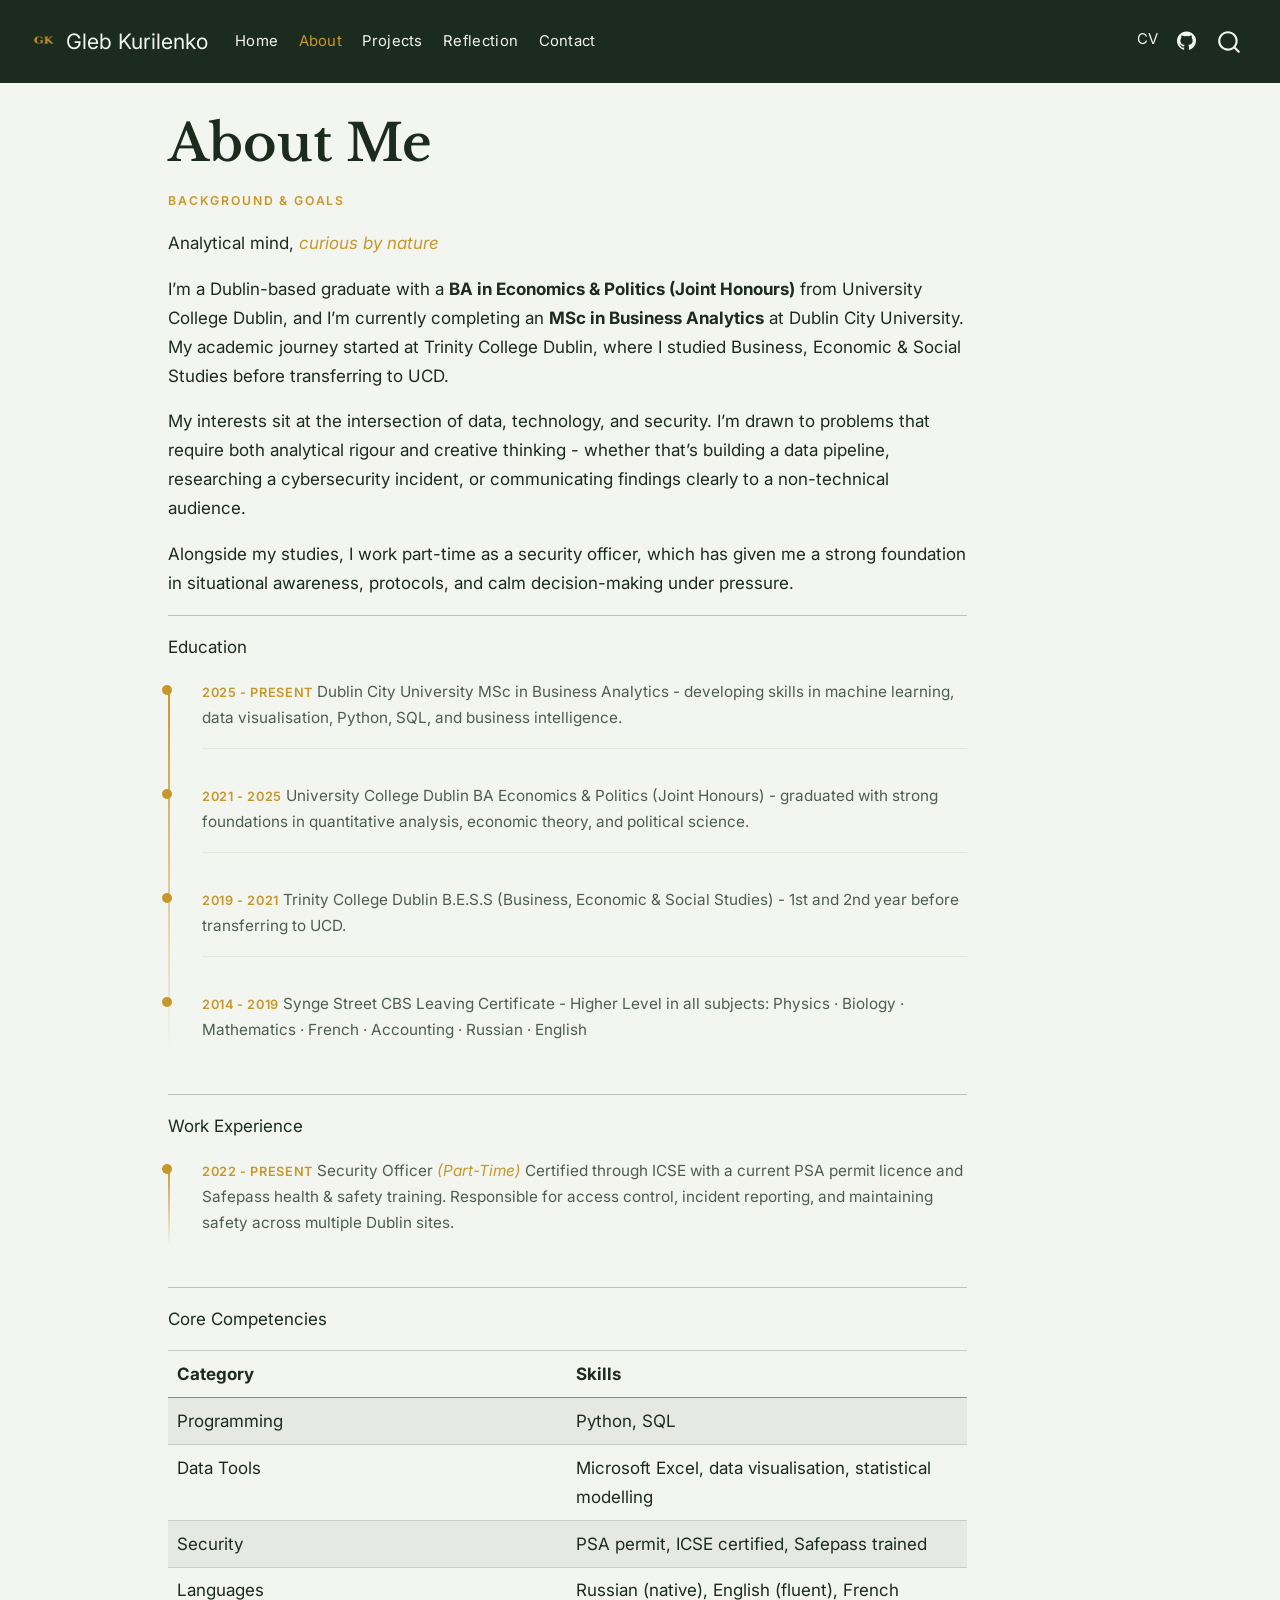
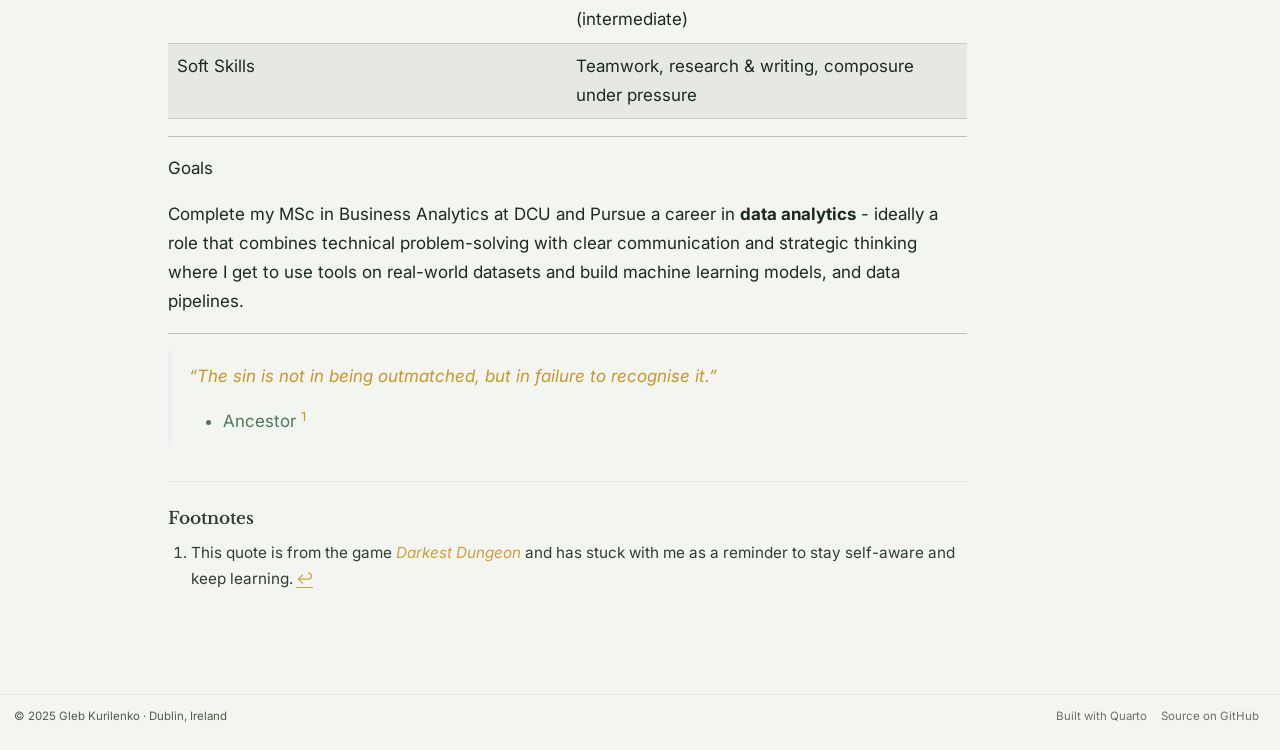
<file: docs/about.html>
<!DOCTYPE html>
<html xmlns="http://www.w3.org/1999/xhtml" lang="en" xml:lang="en"><head>

<meta charset="utf-8">
<meta name="generator" content="quarto-1.9.37">

<meta name="viewport" content="width=device-width, initial-scale=1.0, user-scalable=yes">


<title>About Me – Gleb Kurilenko</title>
<style>
/* Default styles provided by pandoc.
** See https://pandoc.org/MANUAL.html#variables-for-html for config info.
*/
code{white-space: pre-wrap;}
span.smallcaps{font-variant: small-caps;}
div.columns{display: flex; gap: min(4vw, 1.5em);}
div.column{flex: auto; overflow-x: auto;}
div.hanging-indent{margin-left: 1.5em; text-indent: -1.5em;}
ul.task-list{list-style: none;}
ul.task-list li input[type="checkbox"] {
  width: 0.8em;
  margin: 0 0.8em 0.2em -1em; /* quarto-specific, see https://github.com/quarto-dev/quarto-cli/issues/4556 */ 
  vertical-align: middle;
}
</style>


<script src="site_libs/quarto-nav/quarto-nav.js"></script>
<script src="site_libs/quarto-nav/headroom.min.js"></script>
<script src="site_libs/clipboard/clipboard.min.js"></script>
<script src="site_libs/quarto-search/autocomplete.umd.js"></script>
<script src="site_libs/quarto-search/fuse.min.js"></script>
<script src="site_libs/quarto-search/quarto-search.js"></script>
<meta name="quarto:offset" content="./">
<link href="./images/favicon.png" rel="icon" type="image/png">
<script src="site_libs/quarto-html/quarto.js" type="module"></script>
<script src="site_libs/quarto-html/tabsets/tabsets.js" type="module"></script>
<script src="site_libs/quarto-html/popper.min.js"></script>
<script src="site_libs/quarto-html/tippy.umd.min.js"></script>
<link href="site_libs/quarto-html/tippy.css" rel="stylesheet">
<link href="site_libs/quarto-html/quarto-syntax-highlighting-acf12a64177840b8d86f2d4f01b2e9fb.css" rel="stylesheet" id="quarto-text-highlighting-styles">
<script src="site_libs/bootstrap/bootstrap.min.js"></script>
<link href="site_libs/bootstrap/bootstrap-icons.css" rel="stylesheet">
<link href="site_libs/bootstrap/bootstrap-c41072563c619c1fa3349df791511bec.min.css" rel="stylesheet" append-hash="true" id="quarto-bootstrap" data-mode="light">
<script id="quarto-search-options" type="application/json">{
  "location": "navbar",
  "copy-button": false,
  "collapse-after": 3,
  "panel-placement": "end",
  "type": "overlay",
  "limit": 50,
  "keyboard-shortcut": [
    "f",
    "/",
    "s"
  ],
  "show-item-context": false,
  "language": {
    "search-no-results-text": "No results",
    "search-matching-documents-text": "matching documents",
    "search-copy-link-title": "Copy link to search",
    "search-hide-matches-text": "Hide additional matches",
    "search-more-match-text": "more match in this document",
    "search-more-matches-text": "more matches in this document",
    "search-clear-button-title": "Clear",
    "search-text-placeholder": "",
    "search-detached-cancel-button-title": "Cancel",
    "search-submit-button-title": "Submit",
    "search-label": "Search"
  }
}</script>
<style>html{ scroll-behavior: smooth; }</style>


</head>

<body class="nav-fixed quarto-light">

<div id="quarto-search-results"></div>
  <header id="quarto-header" class="headroom fixed-top">
    <nav class="navbar navbar-expand-lg " data-bs-theme="dark">
      <div class="navbar-container container-fluid">
      <div class="navbar-brand-container mx-auto">
    <a href="./index.html" class="navbar-brand navbar-brand-logo">
    <img src="./images/favicon.png" alt="GK Logo" class="navbar-logo light-content">
    <img src="./images/favicon.png" alt="GK Logo" class="navbar-logo dark-content">
    </a>
    <a class="navbar-brand" href="./index.html">
    <span class="navbar-title">Gleb Kurilenko</span>
    </a>
  </div>
            <div id="quarto-search" class="" title="Search"></div>
          <button class="navbar-toggler" type="button" data-bs-toggle="collapse" data-bs-target="#navbarCollapse" aria-controls="navbarCollapse" role="menu" aria-expanded="false" aria-label="Toggle navigation" onclick="if (window.quartoToggleHeadroom) { window.quartoToggleHeadroom(); }">
  <span class="navbar-toggler-icon"></span>
</button>
          <div class="collapse navbar-collapse" id="navbarCollapse">
            <ul class="navbar-nav navbar-nav-scroll me-auto">
  <li class="nav-item">
    <a class="nav-link" href="./index.html"> 
<span class="menu-text">Home</span></a>
  </li>  
  <li class="nav-item">
    <a class="nav-link active" href="./about.html" aria-current="page"> 
<span class="menu-text">About</span></a>
  </li>  
  <li class="nav-item">
    <a class="nav-link" href="./projects/index.html"> 
<span class="menu-text">Projects</span></a>
  </li>  
  <li class="nav-item">
    <a class="nav-link" href="./reflection.html"> 
<span class="menu-text">Reflection</span></a>
  </li>  
  <li class="nav-item">
    <a class="nav-link" href="./contact.html"> 
<span class="menu-text">Contact</span></a>
  </li>  
</ul>
            <ul class="navbar-nav navbar-nav-scroll ms-auto">
  <li class="nav-item">
    <a class="nav-link" href="./cv/CV.pdf" target="_blank"> 
<span class="menu-text">CV</span></a>
  </li>  
  <li class="nav-item compact">
    <a class="nav-link" href="https://github.com/Git-The-General" target="_blank"> <i class="bi bi-github" role="img" aria-label="GitHub">
</i> 
<span class="menu-text"></span></a>
  </li>  
</ul>
          </div> <!-- /navcollapse -->
            <div class="quarto-navbar-tools">
</div>
      </div> <!-- /container-fluid -->
    </nav>
</header>
<!-- content -->
<div id="quarto-content" class="quarto-container page-columns page-rows-contents page-layout-article page-navbar">
<!-- sidebar -->
<!-- margin-sidebar -->
    <div id="quarto-margin-sidebar" class="sidebar margin-sidebar zindex-bottom">
        
    </div>
<!-- main -->
<main class="content" id="quarto-document-content">

<header id="title-block-header" class="quarto-title-block default">
<div class="quarto-title">
<h1 class="title">About Me</h1>
</div>



<div class="quarto-title-meta">

    
  
    
  </div>
  


</header>


<div class="section-label">
<p>Background &amp; Goals</p>
</div>
<p>Analytical mind, <em>curious by nature</em></p>
<p>I’m a Dublin-based graduate with a <strong>BA in Economics &amp; Politics (Joint Honours)</strong> from University College Dublin, and I’m currently completing an <strong>MSc in Business Analytics</strong> at Dublin City University. My academic journey started at Trinity College Dublin, where I studied Business, Economic &amp; Social Studies before transferring to UCD.</p>
<p>My interests sit at the intersection of data, technology, and security. I’m drawn to problems that require both analytical rigour and creative thinking - whether that’s building a data pipeline, researching a cybersecurity incident, or communicating findings clearly to a non-technical audience.</p>
<p>Alongside my studies, I work part-time as a security officer, which has given me a strong foundation in situational awareness, protocols, and calm decision-making under pressure.</p>
<hr>
<p>Education</p>
<div class="timeline">
<div class="timeline-item">
<p><span class="timeline-year">2025 - Present</span> Dublin City University MSc in Business Analytics - developing skills in machine learning, data visualisation, Python, SQL, and business intelligence.</p>
</div>
<div class="timeline-item">
<p><span class="timeline-year">2021 - 2025</span> University College Dublin BA Economics &amp; Politics (Joint Honours) - graduated with strong foundations in quantitative analysis, economic theory, and political science.</p>
</div>
<div class="timeline-item">
<p><span class="timeline-year">2019 - 2021</span> Trinity College Dublin B.E.S.S (Business, Economic &amp; Social Studies) - 1st and 2nd year before transferring to UCD.</p>
</div>
<div class="timeline-item">
<p><span class="timeline-year">2014 - 2019</span> Synge Street CBS Leaving Certificate - Higher Level in all subjects: Physics · Biology · Mathematics · French · Accounting · Russian · English</p>
</div>
</div>
<hr>
<p>Work Experience</p>
<div class="timeline">
<div class="timeline-item">
<p><span class="timeline-year">2022 - Present</span> Security Officer <em>(Part-Time)</em> Certified through ICSE with a current PSA permit licence and Safepass health &amp; safety training. Responsible for access control, incident reporting, and maintaining safety across multiple Dublin sites.</p>
</div>
</div>
<hr>
<p>Core Competencies</p>
<table class="table-striped table-hover caption-top table">
<colgroup>
<col style="width: 50%">
<col style="width: 50%">
</colgroup>
<thead>
<tr class="header">
<th>Category</th>
<th>Skills</th>
</tr>
</thead>
<tbody>
<tr class="odd">
<td>Programming</td>
<td>Python, SQL</td>
</tr>
<tr class="even">
<td>Data Tools</td>
<td>Microsoft Excel, data visualisation, statistical modelling</td>
</tr>
<tr class="odd">
<td>Security</td>
<td>PSA permit, ICSE certified, Safepass trained</td>
</tr>
<tr class="even">
<td>Languages</td>
<td>Russian (native), English (fluent), French (intermediate)</td>
</tr>
<tr class="odd">
<td>Soft Skills</td>
<td>Teamwork, research &amp; writing, composure under pressure</td>
</tr>
</tbody>
</table>
<hr>
<p>Goals</p>
<p>Complete my MSc in Business Analytics at DCU and Pursue a career in <strong>data analytics</strong> - ideally a role that combines technical problem-solving with clear communication and strategic thinking where I get to use tools on real-world datasets and build machine learning models, and data pipelines.</p>
<hr>
<blockquote class="blockquote">
<p><em>“The sin is not in being outmatched, but in failure to recognise it.”</em></p>
<ul>
<li>Ancestor <a href="#fn1" class="footnote-ref" id="fnref1" role="doc-noteref"><sup>1</sup></a></li>
</ul>
</blockquote>




<div id="quarto-appendix" class="default"><section id="footnotes" class="footnotes footnotes-end-of-document" role="doc-endnotes"><h2 class="anchored quarto-appendix-heading">Footnotes</h2>

<ol>
<li id="fn1"><p>This quote is from the game <em>Darkest Dungeon</em> and has stuck with me as a reminder to stay self-aware and keep learning.<a href="#fnref1" class="footnote-back" role="doc-backlink">↩︎</a></p></li>
</ol>
</section></div></main> <!-- /main -->
<script id="quarto-html-after-body" type="application/javascript">
  window.document.addEventListener("DOMContentLoaded", function (event) {
    const isCodeAnnotation = (el) => {
      for (const clz of el.classList) {
        if (clz.startsWith('code-annotation-')) {                     
          return true;
        }
      }
      return false;
    }
    const onCopySuccess = function(e) {
      // button target
      const button = e.trigger;
      // don't keep focus
      button.blur();
      // flash "checked"
      button.classList.add('code-copy-button-checked');
      var currentTitle = button.getAttribute("title");
      button.setAttribute("title", "Copied!");
      let tooltip;
      if (window.bootstrap) {
        button.setAttribute("data-bs-toggle", "tooltip");
        button.setAttribute("data-bs-placement", "left");
        button.setAttribute("data-bs-title", "Copied!");
        tooltip = new bootstrap.Tooltip(button, 
          { trigger: "manual", 
            customClass: "code-copy-button-tooltip",
            offset: [0, -8]});
        tooltip.show();    
      }
      setTimeout(function() {
        if (tooltip) {
          tooltip.hide();
          button.removeAttribute("data-bs-title");
          button.removeAttribute("data-bs-toggle");
          button.removeAttribute("data-bs-placement");
        }
        button.setAttribute("title", currentTitle);
        button.classList.remove('code-copy-button-checked');
      }, 1000);
      // clear code selection
      e.clearSelection();
    }
    const getTextToCopy = function(trigger) {
      const outerScaffold = trigger.parentElement.cloneNode(true);
      const codeEl = outerScaffold.querySelector('code');
      for (const childEl of codeEl.children) {
        if (isCodeAnnotation(childEl)) {
          childEl.remove();
        }
      }
      return codeEl.innerText;
    }
    const clipboard = new window.ClipboardJS('.code-copy-button:not([data-in-quarto-modal])', {
      text: getTextToCopy
    });
    clipboard.on('success', onCopySuccess);
    if (window.document.getElementById('quarto-embedded-source-code-modal')) {
      const clipboardModal = new window.ClipboardJS('.code-copy-button[data-in-quarto-modal]', {
        text: getTextToCopy,
        container: window.document.getElementById('quarto-embedded-source-code-modal')
      });
      clipboardModal.on('success', onCopySuccess);
    }
      var localhostRegex = new RegExp(/^(?:http|https):\/\/localhost\:?[0-9]*\//);
      var mailtoRegex = new RegExp(/^mailto:/);
        var filterRegex = new RegExp('/' + window.location.host + '/');
      var isInternal = (href) => {
          return filterRegex.test(href) || localhostRegex.test(href) || mailtoRegex.test(href);
      }
      // Inspect non-navigation links and adorn them if external
     var links = window.document.querySelectorAll('a[href]:not(.nav-link):not(.navbar-brand):not(.toc-action):not(.sidebar-link):not(.sidebar-item-toggle):not(.pagination-link):not(.no-external):not([aria-hidden]):not(.dropdown-item):not(.quarto-navigation-tool):not(.about-link)');
      for (var i=0; i<links.length; i++) {
        const link = links[i];
        if (!isInternal(link.href)) {
          // undo the damage that might have been done by quarto-nav.js in the case of
          // links that we want to consider external
          if (link.dataset.originalHref !== undefined) {
            link.href = link.dataset.originalHref;
          }
        }
      }
    function tippyHover(el, contentFn, onTriggerFn, onUntriggerFn) {
      const config = {
        allowHTML: true,
        maxWidth: 500,
        delay: 100,
        arrow: false,
        appendTo: function(el) {
            return el.parentElement;
        },
        interactive: true,
        interactiveBorder: 10,
        theme: 'quarto',
        placement: 'bottom-start',
      };
      if (contentFn) {
        config.content = contentFn;
      }
      if (onTriggerFn) {
        config.onTrigger = onTriggerFn;
      }
      if (onUntriggerFn) {
        config.onUntrigger = onUntriggerFn;
      }
      window.tippy(el, config); 
    }
    const noterefs = window.document.querySelectorAll('a[role="doc-noteref"]');
    for (var i=0; i<noterefs.length; i++) {
      const ref = noterefs[i];
      tippyHover(ref, function() {
        // use id or data attribute instead here
        let href = ref.getAttribute('data-footnote-href') || ref.getAttribute('href');
        try { href = new URL(href).hash; } catch {}
        const id = href.replace(/^#\/?/, "");
        const note = window.document.getElementById(id);
        if (note) {
          return note.innerHTML;
        } else {
          return "";
        }
      });
    }
    const xrefs = window.document.querySelectorAll('a.quarto-xref');
    const processXRef = (id, note) => {
      // Strip column container classes
      const stripColumnClz = (el) => {
        el.classList.remove("page-full", "page-columns");
        if (el.children) {
          for (const child of el.children) {
            stripColumnClz(child);
          }
        }
      }
      stripColumnClz(note)
      if (id === null || id.startsWith('sec-')) {
        // Special case sections, only their first couple elements
        const container = document.createElement("div");
        if (note.children && note.children.length > 2) {
          container.appendChild(note.children[0].cloneNode(true));
          for (let i = 1; i < note.children.length; i++) {
            const child = note.children[i];
            if (child.tagName === "P" && child.innerText === "") {
              continue;
            } else {
              container.appendChild(child.cloneNode(true));
              break;
            }
          }
          if (window.Quarto?.typesetMath) {
            window.Quarto.typesetMath(container);
          }
          return container.innerHTML
        } else {
          if (window.Quarto?.typesetMath) {
            window.Quarto.typesetMath(note);
          }
          return note.innerHTML;
        }
      } else {
        // Remove any anchor links if they are present
        const anchorLink = note.querySelector('a.anchorjs-link');
        if (anchorLink) {
          anchorLink.remove();
        }
        if (window.Quarto?.typesetMath) {
          window.Quarto.typesetMath(note);
        }
        if (note.classList.contains("callout")) {
          return note.outerHTML;
        } else {
          return note.innerHTML;
        }
      }
    }
    for (var i=0; i<xrefs.length; i++) {
      const xref = xrefs[i];
      tippyHover(xref, undefined, function(instance) {
        instance.disable();
        let url = xref.getAttribute('href');
        let hash = undefined; 
        if (url.startsWith('#')) {
          hash = url;
        } else {
          try { hash = new URL(url).hash; } catch {}
        }
        if (hash) {
          const id = hash.replace(/^#\/?/, "");
          const note = window.document.getElementById(id);
          if (note !== null) {
            try {
              const html = processXRef(id, note.cloneNode(true));
              instance.setContent(html);
            } finally {
              instance.enable();
              instance.show();
            }
          } else {
            // See if we can fetch this
            fetch(url.split('#')[0])
            .then(res => res.text())
            .then(html => {
              const parser = new DOMParser();
              const htmlDoc = parser.parseFromString(html, "text/html");
              const note = htmlDoc.getElementById(id);
              if (note !== null) {
                const html = processXRef(id, note);
                instance.setContent(html);
              } 
            }).finally(() => {
              instance.enable();
              instance.show();
            });
          }
        } else {
          // See if we can fetch a full url (with no hash to target)
          // This is a special case and we should probably do some content thinning / targeting
          fetch(url)
          .then(res => res.text())
          .then(html => {
            const parser = new DOMParser();
            const htmlDoc = parser.parseFromString(html, "text/html");
            const note = htmlDoc.querySelector('main.content');
            if (note !== null) {
              // This should only happen for chapter cross references
              // (since there is no id in the URL)
              // remove the first header
              if (note.children.length > 0 && note.children[0].tagName === "HEADER") {
                note.children[0].remove();
              }
              const html = processXRef(null, note);
              instance.setContent(html);
            } 
          }).finally(() => {
            instance.enable();
            instance.show();
          });
        }
      }, function(instance) {
      });
    }
        let selectedAnnoteEl;
        const selectorForAnnotation = ( cell, annotation) => {
          let cellAttr = 'data-code-cell="' + cell + '"';
          let lineAttr = 'data-code-annotation="' +  annotation + '"';
          const selector = 'span[' + cellAttr + '][' + lineAttr + ']';
          return selector;
        }
        const selectCodeLines = (annoteEl) => {
          const doc = window.document;
          const targetCell = annoteEl.getAttribute("data-target-cell");
          const targetAnnotation = annoteEl.getAttribute("data-target-annotation");
          const annoteSpan = window.document.querySelector(selectorForAnnotation(targetCell, targetAnnotation));
          const lines = annoteSpan.getAttribute("data-code-lines").split(",");
          const lineIds = lines.map((line) => {
            return targetCell + "-" + line;
          })
          let top = null;
          let height = null;
          let parent = null;
          if (lineIds.length > 0) {
              //compute the position of the single el (top and bottom and make a div)
              const el = window.document.getElementById(lineIds[0]);
              top = el.offsetTop;
              height = el.offsetHeight;
              parent = el.parentElement.parentElement;
            if (lineIds.length > 1) {
              const lastEl = window.document.getElementById(lineIds[lineIds.length - 1]);
              const bottom = lastEl.offsetTop + lastEl.offsetHeight;
              height = bottom - top;
            }
            if (top !== null && height !== null && parent !== null) {
              // cook up a div (if necessary) and position it 
              let div = window.document.getElementById("code-annotation-line-highlight");
              if (div === null) {
                div = window.document.createElement("div");
                div.setAttribute("id", "code-annotation-line-highlight");
                div.style.position = 'absolute';
                parent.appendChild(div);
              }
              div.style.top = top - 2 + "px";
              div.style.height = height + 4 + "px";
              div.style.left = 0;
              let gutterDiv = window.document.getElementById("code-annotation-line-highlight-gutter");
              if (gutterDiv === null) {
                gutterDiv = window.document.createElement("div");
                gutterDiv.setAttribute("id", "code-annotation-line-highlight-gutter");
                gutterDiv.style.position = 'absolute';
                const codeCell = window.document.getElementById(targetCell);
                const gutter = codeCell.querySelector('.code-annotation-gutter');
                gutter.appendChild(gutterDiv);
              }
              gutterDiv.style.top = top - 2 + "px";
              gutterDiv.style.height = height + 4 + "px";
            }
            selectedAnnoteEl = annoteEl;
          }
        };
        const unselectCodeLines = () => {
          const elementsIds = ["code-annotation-line-highlight", "code-annotation-line-highlight-gutter"];
          elementsIds.forEach((elId) => {
            const div = window.document.getElementById(elId);
            if (div) {
              div.remove();
            }
          });
          selectedAnnoteEl = undefined;
        };
          // Handle positioning of the toggle
      window.addEventListener(
        "resize",
        throttle(() => {
          elRect = undefined;
          if (selectedAnnoteEl) {
            selectCodeLines(selectedAnnoteEl);
          }
        }, 10)
      );
      function throttle(fn, ms) {
      let throttle = false;
      let timer;
        return (...args) => {
          if(!throttle) { // first call gets through
              fn.apply(this, args);
              throttle = true;
          } else { // all the others get throttled
              if(timer) clearTimeout(timer); // cancel #2
              timer = setTimeout(() => {
                fn.apply(this, args);
                timer = throttle = false;
              }, ms);
          }
        };
      }
        // Attach click handler to the DT
        const annoteDls = window.document.querySelectorAll('dt[data-target-cell]');
        for (const annoteDlNode of annoteDls) {
          annoteDlNode.addEventListener('click', (event) => {
            const clickedEl = event.target;
            if (clickedEl !== selectedAnnoteEl) {
              unselectCodeLines();
              const activeEl = window.document.querySelector('dt[data-target-cell].code-annotation-active');
              if (activeEl) {
                activeEl.classList.remove('code-annotation-active');
              }
              selectCodeLines(clickedEl);
              clickedEl.classList.add('code-annotation-active');
            } else {
              // Unselect the line
              unselectCodeLines();
              clickedEl.classList.remove('code-annotation-active');
            }
          });
        }
    const findCites = (el) => {
      const parentEl = el.parentElement;
      if (parentEl) {
        const cites = parentEl.dataset.cites;
        if (cites) {
          return {
            el,
            cites: cites.split(' ')
          };
        } else {
          return findCites(el.parentElement)
        }
      } else {
        return undefined;
      }
    };
    var bibliorefs = window.document.querySelectorAll('a[role="doc-biblioref"]');
    for (var i=0; i<bibliorefs.length; i++) {
      const ref = bibliorefs[i];
      const citeInfo = findCites(ref);
      if (citeInfo) {
        tippyHover(citeInfo.el, function() {
          var popup = window.document.createElement('div');
          citeInfo.cites.forEach(function(cite) {
            var citeDiv = window.document.createElement('div');
            citeDiv.classList.add('hanging-indent');
            citeDiv.classList.add('csl-entry');
            var biblioDiv = window.document.getElementById('ref-' + cite);
            if (biblioDiv) {
              citeDiv.innerHTML = biblioDiv.innerHTML;
            }
            popup.appendChild(citeDiv);
          });
          return popup.innerHTML;
        });
      }
    }
  });
  </script>
</div> <!-- /content -->
<footer class="footer">
  <div class="nav-footer">
    <div class="nav-footer-left">
<p>© 2025 Gleb Kurilenko · Dublin, Ireland</p>
</div>   
    <div class="nav-footer-center">
      &nbsp;
    </div>
    <div class="nav-footer-right">
      <ul class="footer-items list-unstyled">
    <li class="nav-item">
    <a class="nav-link" href="https://quarto.org">
<p>Built with Quarto</p>
</a>
  </li>  
    <li class="nav-item">
    <a class="nav-link" href="https://github.com/Git-The-General/portfolio" target="_blank">
<p>Source on GitHub</p>
</a>
  </li>  
</ul>
    </div>
  </div>
</footer>




<script src="site_libs/quarto-html/zenscroll-min.js"></script>
</body></html>
</file>
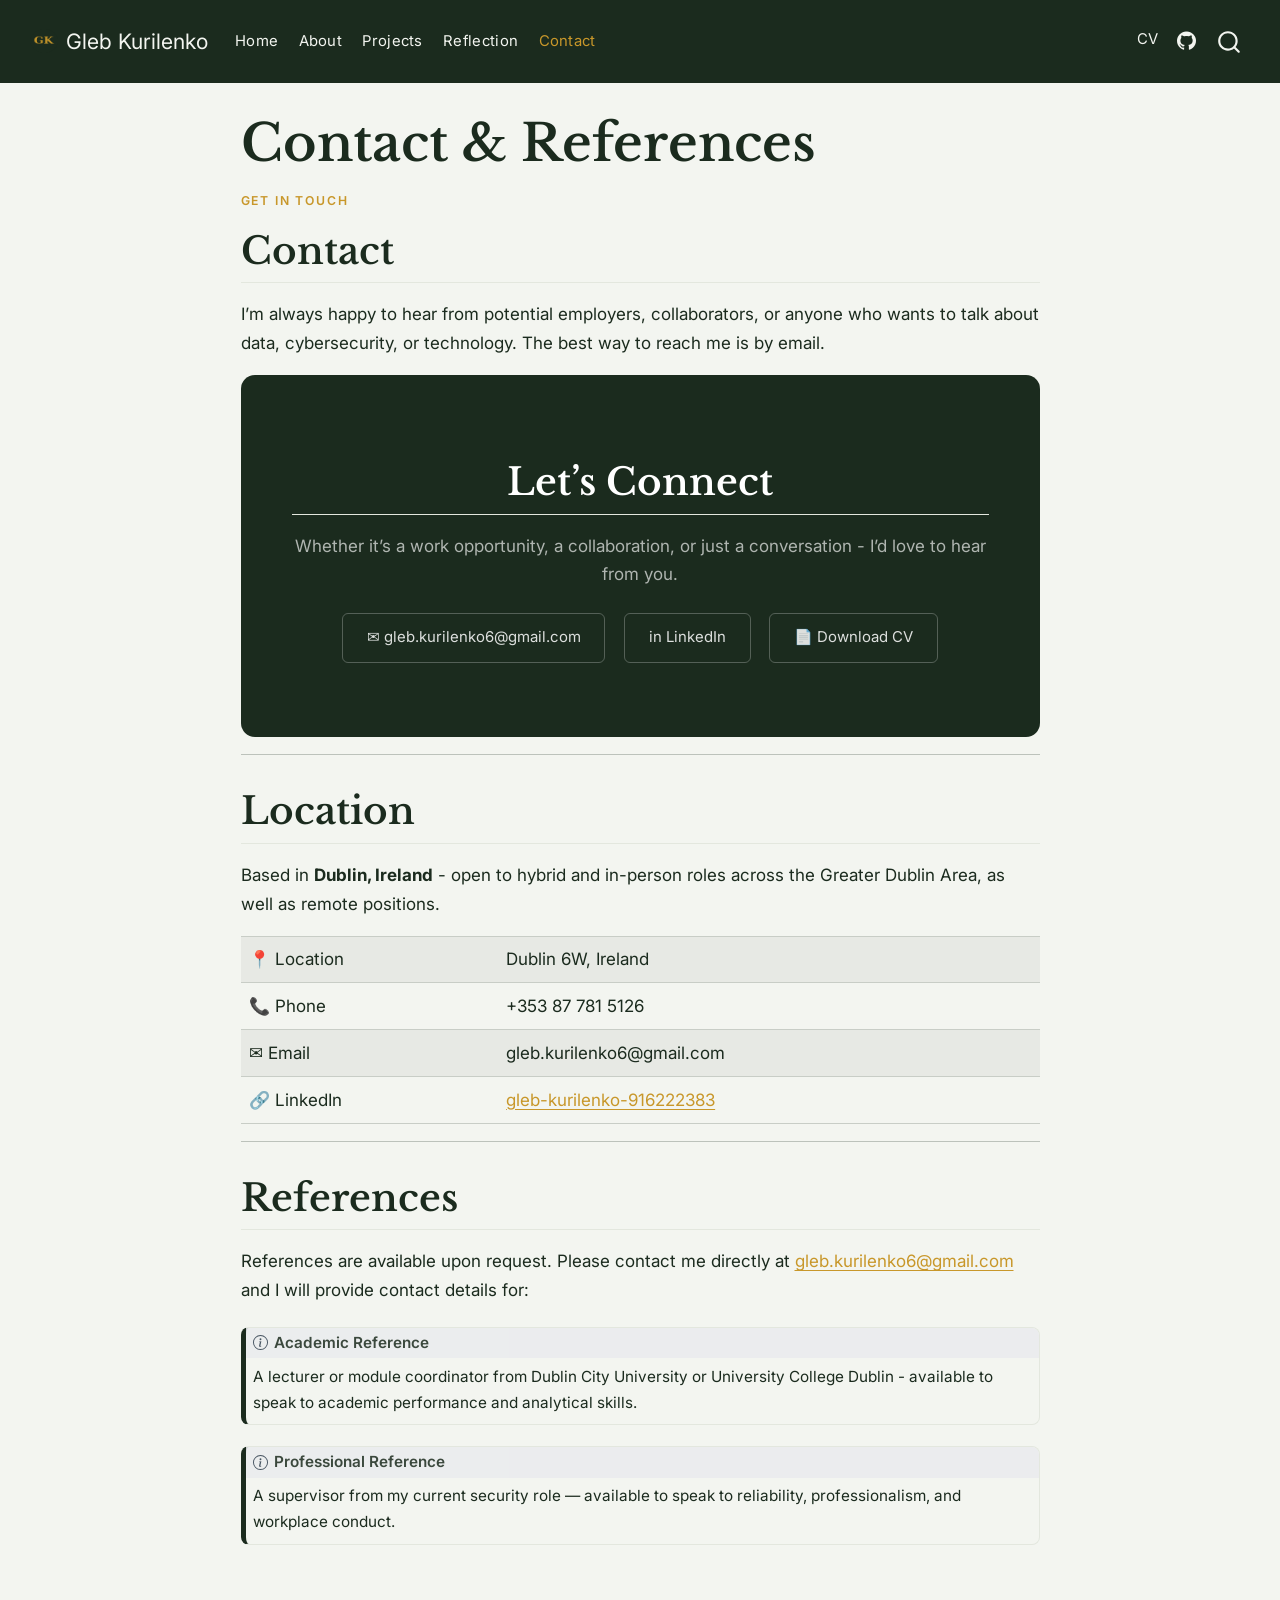
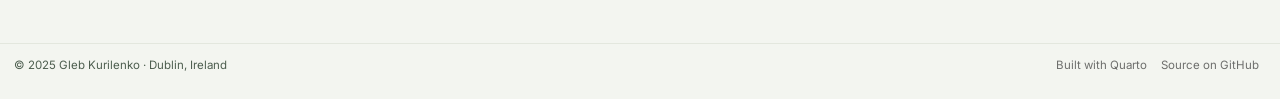
<file: docs/contact.html>
<!DOCTYPE html>
<html xmlns="http://www.w3.org/1999/xhtml" lang="en" xml:lang="en"><head>

<meta charset="utf-8">
<meta name="generator" content="quarto-1.9.37">

<meta name="viewport" content="width=device-width, initial-scale=1.0, user-scalable=yes">


<title>Contact &amp; References – Gleb Kurilenko</title>
<style>
/* Default styles provided by pandoc.
** See https://pandoc.org/MANUAL.html#variables-for-html for config info.
*/
code{white-space: pre-wrap;}
span.smallcaps{font-variant: small-caps;}
div.columns{display: flex; gap: min(4vw, 1.5em);}
div.column{flex: auto; overflow-x: auto;}
div.hanging-indent{margin-left: 1.5em; text-indent: -1.5em;}
ul.task-list{list-style: none;}
ul.task-list li input[type="checkbox"] {
  width: 0.8em;
  margin: 0 0.8em 0.2em -1em; /* quarto-specific, see https://github.com/quarto-dev/quarto-cli/issues/4556 */ 
  vertical-align: middle;
}
</style>


<script src="site_libs/quarto-nav/quarto-nav.js"></script>
<script src="site_libs/quarto-nav/headroom.min.js"></script>
<script src="site_libs/clipboard/clipboard.min.js"></script>
<script src="site_libs/quarto-search/autocomplete.umd.js"></script>
<script src="site_libs/quarto-search/fuse.min.js"></script>
<script src="site_libs/quarto-search/quarto-search.js"></script>
<meta name="quarto:offset" content="./">
<link href="./images/favicon.png" rel="icon" type="image/png">
<script src="site_libs/quarto-html/quarto.js" type="module"></script>
<script src="site_libs/quarto-html/tabsets/tabsets.js" type="module"></script>
<script src="site_libs/quarto-html/popper.min.js"></script>
<script src="site_libs/quarto-html/tippy.umd.min.js"></script>
<link href="site_libs/quarto-html/tippy.css" rel="stylesheet">
<link href="site_libs/quarto-html/quarto-syntax-highlighting-acf12a64177840b8d86f2d4f01b2e9fb.css" rel="stylesheet" id="quarto-text-highlighting-styles">
<script src="site_libs/bootstrap/bootstrap.min.js"></script>
<link href="site_libs/bootstrap/bootstrap-icons.css" rel="stylesheet">
<link href="site_libs/bootstrap/bootstrap-c41072563c619c1fa3349df791511bec.min.css" rel="stylesheet" append-hash="true" id="quarto-bootstrap" data-mode="light">
<script id="quarto-search-options" type="application/json">{
  "location": "navbar",
  "copy-button": false,
  "collapse-after": 3,
  "panel-placement": "end",
  "type": "overlay",
  "limit": 50,
  "keyboard-shortcut": [
    "f",
    "/",
    "s"
  ],
  "show-item-context": false,
  "language": {
    "search-no-results-text": "No results",
    "search-matching-documents-text": "matching documents",
    "search-copy-link-title": "Copy link to search",
    "search-hide-matches-text": "Hide additional matches",
    "search-more-match-text": "more match in this document",
    "search-more-matches-text": "more matches in this document",
    "search-clear-button-title": "Clear",
    "search-text-placeholder": "",
    "search-detached-cancel-button-title": "Cancel",
    "search-submit-button-title": "Submit",
    "search-label": "Search"
  }
}</script>
<style>html{ scroll-behavior: smooth; }</style>


</head>

<body class="nav-fixed fullcontent quarto-light">

<div id="quarto-search-results"></div>
  <header id="quarto-header" class="headroom fixed-top">
    <nav class="navbar navbar-expand-lg " data-bs-theme="dark">
      <div class="navbar-container container-fluid">
      <div class="navbar-brand-container mx-auto">
    <a href="./index.html" class="navbar-brand navbar-brand-logo">
    <img src="./images/favicon.png" alt="GK Logo" class="navbar-logo light-content">
    <img src="./images/favicon.png" alt="GK Logo" class="navbar-logo dark-content">
    </a>
    <a class="navbar-brand" href="./index.html">
    <span class="navbar-title">Gleb Kurilenko</span>
    </a>
  </div>
            <div id="quarto-search" class="" title="Search"></div>
          <button class="navbar-toggler" type="button" data-bs-toggle="collapse" data-bs-target="#navbarCollapse" aria-controls="navbarCollapse" role="menu" aria-expanded="false" aria-label="Toggle navigation" onclick="if (window.quartoToggleHeadroom) { window.quartoToggleHeadroom(); }">
  <span class="navbar-toggler-icon"></span>
</button>
          <div class="collapse navbar-collapse" id="navbarCollapse">
            <ul class="navbar-nav navbar-nav-scroll me-auto">
  <li class="nav-item">
    <a class="nav-link" href="./index.html"> 
<span class="menu-text">Home</span></a>
  </li>  
  <li class="nav-item">
    <a class="nav-link" href="./about.html"> 
<span class="menu-text">About</span></a>
  </li>  
  <li class="nav-item">
    <a class="nav-link" href="./projects/index.html"> 
<span class="menu-text">Projects</span></a>
  </li>  
  <li class="nav-item">
    <a class="nav-link" href="./reflection.html"> 
<span class="menu-text">Reflection</span></a>
  </li>  
  <li class="nav-item">
    <a class="nav-link active" href="./contact.html" aria-current="page"> 
<span class="menu-text">Contact</span></a>
  </li>  
</ul>
            <ul class="navbar-nav navbar-nav-scroll ms-auto">
  <li class="nav-item">
    <a class="nav-link" href="./cv/CV.pdf" target="_blank"> 
<span class="menu-text">CV</span></a>
  </li>  
  <li class="nav-item compact">
    <a class="nav-link" href="https://github.com/Git-The-General" target="_blank"> <i class="bi bi-github" role="img" aria-label="GitHub">
</i> 
<span class="menu-text"></span></a>
  </li>  
</ul>
          </div> <!-- /navcollapse -->
            <div class="quarto-navbar-tools">
</div>
      </div> <!-- /container-fluid -->
    </nav>
</header>
<!-- content -->
<div id="quarto-content" class="quarto-container page-columns page-rows-contents page-layout-article page-navbar">
<!-- sidebar -->
<!-- margin-sidebar -->
    
<!-- main -->
<main class="content" id="quarto-document-content">

<header id="title-block-header" class="quarto-title-block default">
<div class="quarto-title">
<h1 class="title">Contact &amp; References</h1>
</div>



<div class="quarto-title-meta">

    
  
    
  </div>
  


</header>


<div class="section-label">
<p>Get In Touch</p>
</div>
<section id="contact" class="level2">
<h2 data-anchor-id="contact">Contact</h2>
<p>I’m always happy to hear from potential employers, collaborators, or anyone who wants to talk about data, cybersecurity, or technology. The best way to reach me is by email.</p>
</section>
<section id="lets-connect" class="level2 contact-card-custom">
<h2 data-anchor-id="lets-connect">Let’s Connect</h2>
<p>Whether it’s a work opportunity, a collaboration, or just a conversation - I’d love to hear from you.</p>
<p><a href="mailto:gleb.kurilenko6@gmail.com">✉ gleb.kurilenko6@gmail.com</a> <a href="https://www.linkedin.com/in/gleb-kurilenko-916222383/" target="_blank">in LinkedIn</a> <a href="../cv/CV.pdf" target="_blank">📄 Download CV</a></p>
</section>
<hr>
<section id="location" class="level2">
<h2 data-anchor-id="location">Location</h2>
<p>Based in <strong>Dublin, Ireland</strong> - open to hybrid and in-person roles across the Greater Dublin Area, as well as remote positions.</p>
<table class="table-striped caption-top table">
<tbody>
<tr class="odd">
<td>📍 Location</td>
<td>Dublin 6W, Ireland</td>
</tr>
<tr class="even">
<td>📞 Phone</td>
<td>+353 87 781 5126</td>
</tr>
<tr class="odd">
<td>✉ Email</td>
<td>gleb.kurilenko6@gmail.com</td>
</tr>
<tr class="even">
<td>🔗 LinkedIn</td>
<td><a href="https://www.linkedin.com/in/gleb-kurilenko-916222383/">gleb-kurilenko-916222383</a></td>
</tr>
</tbody>
</table>
<hr>
</section>
<section id="references" class="level2">
<h2 data-anchor-id="references">References</h2>
<p>References are available upon request. Please contact me directly at <a href="mailto:gleb.kurilenko6@gmail.com">gleb.kurilenko6@gmail.com</a> and I will provide contact details for:</p>
<div class="callout callout-style-default callout-note callout-titled">
<div class="callout-header d-flex align-content-center">
<div class="callout-icon-container">
<i class="callout-icon"></i>
</div>
<div class="callout-title-container flex-fill">
<span class="screen-reader-only">Note</span>Academic Reference
</div>
</div>
<div class="callout-body-container callout-body">
<p>A lecturer or module coordinator from Dublin City University or University College Dublin - available to speak to academic performance and analytical skills.</p>
</div>
</div>
<div class="callout callout-style-default callout-note callout-titled">
<div class="callout-header d-flex align-content-center">
<div class="callout-icon-container">
<i class="callout-icon"></i>
</div>
<div class="callout-title-container flex-fill">
<span class="screen-reader-only">Note</span>Professional Reference
</div>
</div>
<div class="callout-body-container callout-body">
<p>A supervisor from my current security role — available to speak to reliability, professionalism, and workplace conduct.</p>
</div>
</div>


</section>

</main> <!-- /main -->
<script id="quarto-html-after-body" type="application/javascript">
  window.document.addEventListener("DOMContentLoaded", function (event) {
    const isCodeAnnotation = (el) => {
      for (const clz of el.classList) {
        if (clz.startsWith('code-annotation-')) {                     
          return true;
        }
      }
      return false;
    }
    const onCopySuccess = function(e) {
      // button target
      const button = e.trigger;
      // don't keep focus
      button.blur();
      // flash "checked"
      button.classList.add('code-copy-button-checked');
      var currentTitle = button.getAttribute("title");
      button.setAttribute("title", "Copied!");
      let tooltip;
      if (window.bootstrap) {
        button.setAttribute("data-bs-toggle", "tooltip");
        button.setAttribute("data-bs-placement", "left");
        button.setAttribute("data-bs-title", "Copied!");
        tooltip = new bootstrap.Tooltip(button, 
          { trigger: "manual", 
            customClass: "code-copy-button-tooltip",
            offset: [0, -8]});
        tooltip.show();    
      }
      setTimeout(function() {
        if (tooltip) {
          tooltip.hide();
          button.removeAttribute("data-bs-title");
          button.removeAttribute("data-bs-toggle");
          button.removeAttribute("data-bs-placement");
        }
        button.setAttribute("title", currentTitle);
        button.classList.remove('code-copy-button-checked');
      }, 1000);
      // clear code selection
      e.clearSelection();
    }
    const getTextToCopy = function(trigger) {
      const outerScaffold = trigger.parentElement.cloneNode(true);
      const codeEl = outerScaffold.querySelector('code');
      for (const childEl of codeEl.children) {
        if (isCodeAnnotation(childEl)) {
          childEl.remove();
        }
      }
      return codeEl.innerText;
    }
    const clipboard = new window.ClipboardJS('.code-copy-button:not([data-in-quarto-modal])', {
      text: getTextToCopy
    });
    clipboard.on('success', onCopySuccess);
    if (window.document.getElementById('quarto-embedded-source-code-modal')) {
      const clipboardModal = new window.ClipboardJS('.code-copy-button[data-in-quarto-modal]', {
        text: getTextToCopy,
        container: window.document.getElementById('quarto-embedded-source-code-modal')
      });
      clipboardModal.on('success', onCopySuccess);
    }
      var localhostRegex = new RegExp(/^(?:http|https):\/\/localhost\:?[0-9]*\//);
      var mailtoRegex = new RegExp(/^mailto:/);
        var filterRegex = new RegExp('/' + window.location.host + '/');
      var isInternal = (href) => {
          return filterRegex.test(href) || localhostRegex.test(href) || mailtoRegex.test(href);
      }
      // Inspect non-navigation links and adorn them if external
     var links = window.document.querySelectorAll('a[href]:not(.nav-link):not(.navbar-brand):not(.toc-action):not(.sidebar-link):not(.sidebar-item-toggle):not(.pagination-link):not(.no-external):not([aria-hidden]):not(.dropdown-item):not(.quarto-navigation-tool):not(.about-link)');
      for (var i=0; i<links.length; i++) {
        const link = links[i];
        if (!isInternal(link.href)) {
          // undo the damage that might have been done by quarto-nav.js in the case of
          // links that we want to consider external
          if (link.dataset.originalHref !== undefined) {
            link.href = link.dataset.originalHref;
          }
        }
      }
    function tippyHover(el, contentFn, onTriggerFn, onUntriggerFn) {
      const config = {
        allowHTML: true,
        maxWidth: 500,
        delay: 100,
        arrow: false,
        appendTo: function(el) {
            return el.parentElement;
        },
        interactive: true,
        interactiveBorder: 10,
        theme: 'quarto',
        placement: 'bottom-start',
      };
      if (contentFn) {
        config.content = contentFn;
      }
      if (onTriggerFn) {
        config.onTrigger = onTriggerFn;
      }
      if (onUntriggerFn) {
        config.onUntrigger = onUntriggerFn;
      }
      window.tippy(el, config); 
    }
    const noterefs = window.document.querySelectorAll('a[role="doc-noteref"]');
    for (var i=0; i<noterefs.length; i++) {
      const ref = noterefs[i];
      tippyHover(ref, function() {
        // use id or data attribute instead here
        let href = ref.getAttribute('data-footnote-href') || ref.getAttribute('href');
        try { href = new URL(href).hash; } catch {}
        const id = href.replace(/^#\/?/, "");
        const note = window.document.getElementById(id);
        if (note) {
          return note.innerHTML;
        } else {
          return "";
        }
      });
    }
    const xrefs = window.document.querySelectorAll('a.quarto-xref');
    const processXRef = (id, note) => {
      // Strip column container classes
      const stripColumnClz = (el) => {
        el.classList.remove("page-full", "page-columns");
        if (el.children) {
          for (const child of el.children) {
            stripColumnClz(child);
          }
        }
      }
      stripColumnClz(note)
      if (id === null || id.startsWith('sec-')) {
        // Special case sections, only their first couple elements
        const container = document.createElement("div");
        if (note.children && note.children.length > 2) {
          container.appendChild(note.children[0].cloneNode(true));
          for (let i = 1; i < note.children.length; i++) {
            const child = note.children[i];
            if (child.tagName === "P" && child.innerText === "") {
              continue;
            } else {
              container.appendChild(child.cloneNode(true));
              break;
            }
          }
          if (window.Quarto?.typesetMath) {
            window.Quarto.typesetMath(container);
          }
          return container.innerHTML
        } else {
          if (window.Quarto?.typesetMath) {
            window.Quarto.typesetMath(note);
          }
          return note.innerHTML;
        }
      } else {
        // Remove any anchor links if they are present
        const anchorLink = note.querySelector('a.anchorjs-link');
        if (anchorLink) {
          anchorLink.remove();
        }
        if (window.Quarto?.typesetMath) {
          window.Quarto.typesetMath(note);
        }
        if (note.classList.contains("callout")) {
          return note.outerHTML;
        } else {
          return note.innerHTML;
        }
      }
    }
    for (var i=0; i<xrefs.length; i++) {
      const xref = xrefs[i];
      tippyHover(xref, undefined, function(instance) {
        instance.disable();
        let url = xref.getAttribute('href');
        let hash = undefined; 
        if (url.startsWith('#')) {
          hash = url;
        } else {
          try { hash = new URL(url).hash; } catch {}
        }
        if (hash) {
          const id = hash.replace(/^#\/?/, "");
          const note = window.document.getElementById(id);
          if (note !== null) {
            try {
              const html = processXRef(id, note.cloneNode(true));
              instance.setContent(html);
            } finally {
              instance.enable();
              instance.show();
            }
          } else {
            // See if we can fetch this
            fetch(url.split('#')[0])
            .then(res => res.text())
            .then(html => {
              const parser = new DOMParser();
              const htmlDoc = parser.parseFromString(html, "text/html");
              const note = htmlDoc.getElementById(id);
              if (note !== null) {
                const html = processXRef(id, note);
                instance.setContent(html);
              } 
            }).finally(() => {
              instance.enable();
              instance.show();
            });
          }
        } else {
          // See if we can fetch a full url (with no hash to target)
          // This is a special case and we should probably do some content thinning / targeting
          fetch(url)
          .then(res => res.text())
          .then(html => {
            const parser = new DOMParser();
            const htmlDoc = parser.parseFromString(html, "text/html");
            const note = htmlDoc.querySelector('main.content');
            if (note !== null) {
              // This should only happen for chapter cross references
              // (since there is no id in the URL)
              // remove the first header
              if (note.children.length > 0 && note.children[0].tagName === "HEADER") {
                note.children[0].remove();
              }
              const html = processXRef(null, note);
              instance.setContent(html);
            } 
          }).finally(() => {
            instance.enable();
            instance.show();
          });
        }
      }, function(instance) {
      });
    }
        let selectedAnnoteEl;
        const selectorForAnnotation = ( cell, annotation) => {
          let cellAttr = 'data-code-cell="' + cell + '"';
          let lineAttr = 'data-code-annotation="' +  annotation + '"';
          const selector = 'span[' + cellAttr + '][' + lineAttr + ']';
          return selector;
        }
        const selectCodeLines = (annoteEl) => {
          const doc = window.document;
          const targetCell = annoteEl.getAttribute("data-target-cell");
          const targetAnnotation = annoteEl.getAttribute("data-target-annotation");
          const annoteSpan = window.document.querySelector(selectorForAnnotation(targetCell, targetAnnotation));
          const lines = annoteSpan.getAttribute("data-code-lines").split(",");
          const lineIds = lines.map((line) => {
            return targetCell + "-" + line;
          })
          let top = null;
          let height = null;
          let parent = null;
          if (lineIds.length > 0) {
              //compute the position of the single el (top and bottom and make a div)
              const el = window.document.getElementById(lineIds[0]);
              top = el.offsetTop;
              height = el.offsetHeight;
              parent = el.parentElement.parentElement;
            if (lineIds.length > 1) {
              const lastEl = window.document.getElementById(lineIds[lineIds.length - 1]);
              const bottom = lastEl.offsetTop + lastEl.offsetHeight;
              height = bottom - top;
            }
            if (top !== null && height !== null && parent !== null) {
              // cook up a div (if necessary) and position it 
              let div = window.document.getElementById("code-annotation-line-highlight");
              if (div === null) {
                div = window.document.createElement("div");
                div.setAttribute("id", "code-annotation-line-highlight");
                div.style.position = 'absolute';
                parent.appendChild(div);
              }
              div.style.top = top - 2 + "px";
              div.style.height = height + 4 + "px";
              div.style.left = 0;
              let gutterDiv = window.document.getElementById("code-annotation-line-highlight-gutter");
              if (gutterDiv === null) {
                gutterDiv = window.document.createElement("div");
                gutterDiv.setAttribute("id", "code-annotation-line-highlight-gutter");
                gutterDiv.style.position = 'absolute';
                const codeCell = window.document.getElementById(targetCell);
                const gutter = codeCell.querySelector('.code-annotation-gutter');
                gutter.appendChild(gutterDiv);
              }
              gutterDiv.style.top = top - 2 + "px";
              gutterDiv.style.height = height + 4 + "px";
            }
            selectedAnnoteEl = annoteEl;
          }
        };
        const unselectCodeLines = () => {
          const elementsIds = ["code-annotation-line-highlight", "code-annotation-line-highlight-gutter"];
          elementsIds.forEach((elId) => {
            const div = window.document.getElementById(elId);
            if (div) {
              div.remove();
            }
          });
          selectedAnnoteEl = undefined;
        };
          // Handle positioning of the toggle
      window.addEventListener(
        "resize",
        throttle(() => {
          elRect = undefined;
          if (selectedAnnoteEl) {
            selectCodeLines(selectedAnnoteEl);
          }
        }, 10)
      );
      function throttle(fn, ms) {
      let throttle = false;
      let timer;
        return (...args) => {
          if(!throttle) { // first call gets through
              fn.apply(this, args);
              throttle = true;
          } else { // all the others get throttled
              if(timer) clearTimeout(timer); // cancel #2
              timer = setTimeout(() => {
                fn.apply(this, args);
                timer = throttle = false;
              }, ms);
          }
        };
      }
        // Attach click handler to the DT
        const annoteDls = window.document.querySelectorAll('dt[data-target-cell]');
        for (const annoteDlNode of annoteDls) {
          annoteDlNode.addEventListener('click', (event) => {
            const clickedEl = event.target;
            if (clickedEl !== selectedAnnoteEl) {
              unselectCodeLines();
              const activeEl = window.document.querySelector('dt[data-target-cell].code-annotation-active');
              if (activeEl) {
                activeEl.classList.remove('code-annotation-active');
              }
              selectCodeLines(clickedEl);
              clickedEl.classList.add('code-annotation-active');
            } else {
              // Unselect the line
              unselectCodeLines();
              clickedEl.classList.remove('code-annotation-active');
            }
          });
        }
    const findCites = (el) => {
      const parentEl = el.parentElement;
      if (parentEl) {
        const cites = parentEl.dataset.cites;
        if (cites) {
          return {
            el,
            cites: cites.split(' ')
          };
        } else {
          return findCites(el.parentElement)
        }
      } else {
        return undefined;
      }
    };
    var bibliorefs = window.document.querySelectorAll('a[role="doc-biblioref"]');
    for (var i=0; i<bibliorefs.length; i++) {
      const ref = bibliorefs[i];
      const citeInfo = findCites(ref);
      if (citeInfo) {
        tippyHover(citeInfo.el, function() {
          var popup = window.document.createElement('div');
          citeInfo.cites.forEach(function(cite) {
            var citeDiv = window.document.createElement('div');
            citeDiv.classList.add('hanging-indent');
            citeDiv.classList.add('csl-entry');
            var biblioDiv = window.document.getElementById('ref-' + cite);
            if (biblioDiv) {
              citeDiv.innerHTML = biblioDiv.innerHTML;
            }
            popup.appendChild(citeDiv);
          });
          return popup.innerHTML;
        });
      }
    }
  });
  </script>
</div> <!-- /content -->
<footer class="footer">
  <div class="nav-footer">
    <div class="nav-footer-left">
<p>© 2025 Gleb Kurilenko · Dublin, Ireland</p>
</div>   
    <div class="nav-footer-center">
      &nbsp;
    </div>
    <div class="nav-footer-right">
      <ul class="footer-items list-unstyled">
    <li class="nav-item">
    <a class="nav-link" href="https://quarto.org">
<p>Built with Quarto</p>
</a>
  </li>  
    <li class="nav-item">
    <a class="nav-link" href="https://github.com/Git-The-General/portfolio" target="_blank">
<p>Source on GitHub</p>
</a>
  </li>  
</ul>
    </div>
  </div>
</footer>




<script src="site_libs/quarto-html/zenscroll-min.js"></script>
</body></html>
</file>
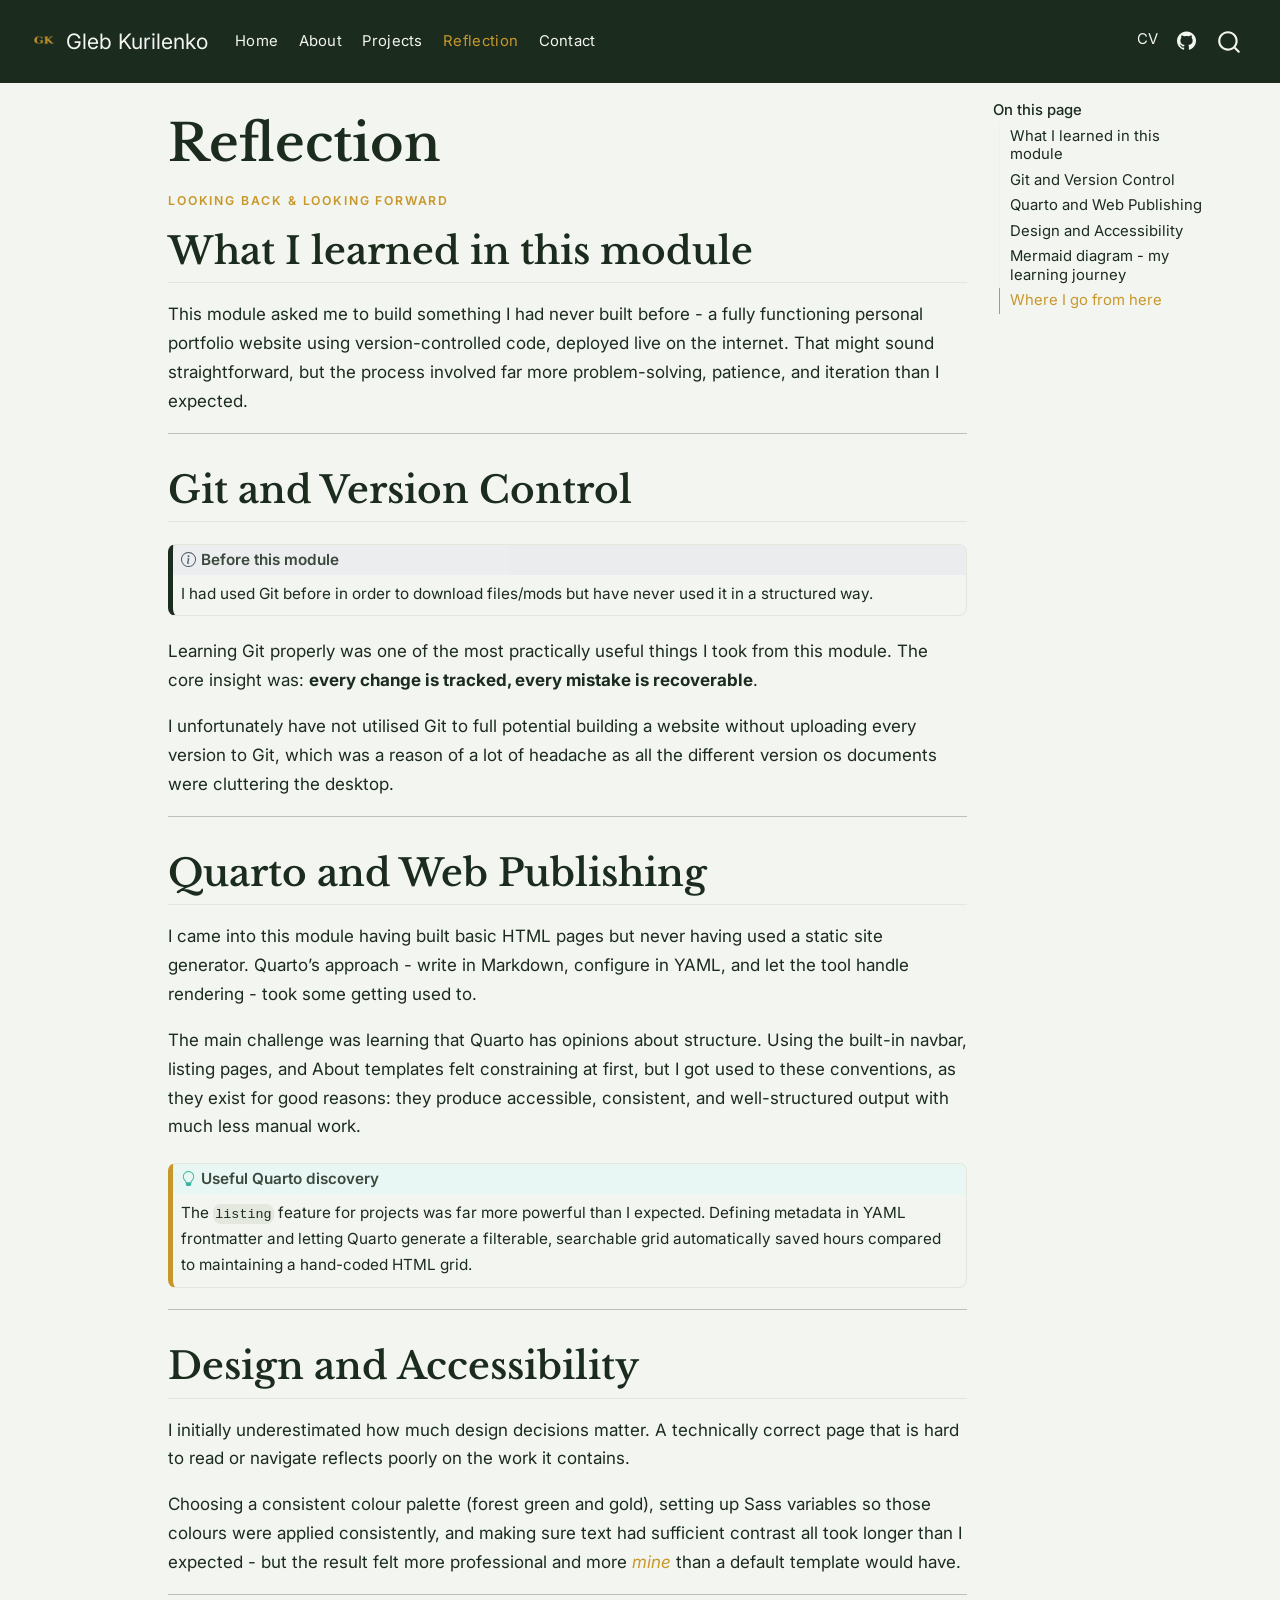
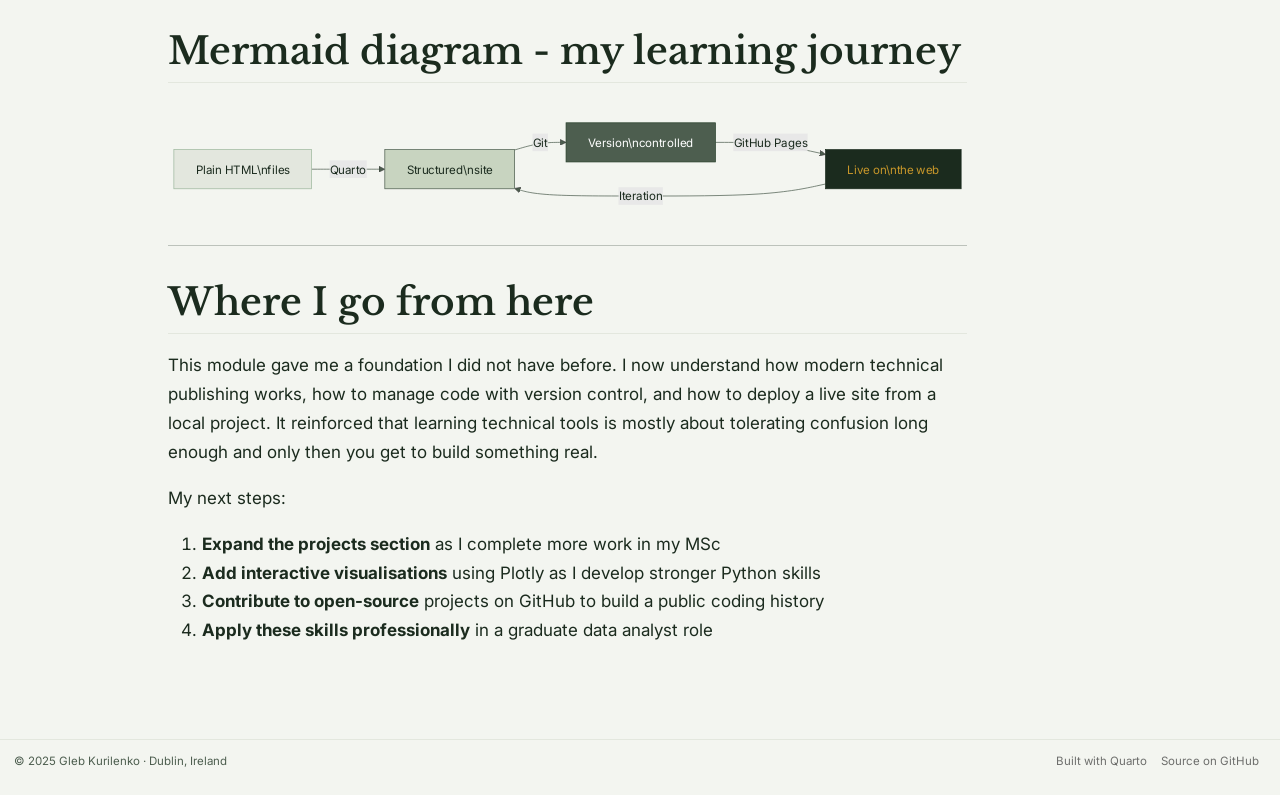
<file: docs/reflection.html>
<!DOCTYPE html>
<html xmlns="http://www.w3.org/1999/xhtml" lang="en" xml:lang="en"><head>

<meta charset="utf-8">
<meta name="generator" content="quarto-1.9.37">

<meta name="viewport" content="width=device-width, initial-scale=1.0, user-scalable=yes">


<title>Reflection – Gleb Kurilenko</title>
<style>
/* Default styles provided by pandoc.
** See https://pandoc.org/MANUAL.html#variables-for-html for config info.
*/
code{white-space: pre-wrap;}
span.smallcaps{font-variant: small-caps;}
div.columns{display: flex; gap: min(4vw, 1.5em);}
div.column{flex: auto; overflow-x: auto;}
div.hanging-indent{margin-left: 1.5em; text-indent: -1.5em;}
ul.task-list{list-style: none;}
ul.task-list li input[type="checkbox"] {
  width: 0.8em;
  margin: 0 0.8em 0.2em -1em; /* quarto-specific, see https://github.com/quarto-dev/quarto-cli/issues/4556 */ 
  vertical-align: middle;
}
</style>


<script src="site_libs/quarto-nav/quarto-nav.js"></script>
<script src="site_libs/quarto-nav/headroom.min.js"></script>
<script src="site_libs/clipboard/clipboard.min.js"></script>
<script src="site_libs/quarto-search/autocomplete.umd.js"></script>
<script src="site_libs/quarto-search/fuse.min.js"></script>
<script src="site_libs/quarto-search/quarto-search.js"></script>
<meta name="quarto:offset" content="./">
<link href="./images/favicon.png" rel="icon" type="image/png">
<script src="site_libs/quarto-html/quarto.js" type="module"></script>
<script src="site_libs/quarto-html/tabsets/tabsets.js" type="module"></script>
<script src="site_libs/quarto-html/popper.min.js"></script>
<script src="site_libs/quarto-html/tippy.umd.min.js"></script>
<link href="site_libs/quarto-html/tippy.css" rel="stylesheet">
<link href="site_libs/quarto-html/quarto-syntax-highlighting-acf12a64177840b8d86f2d4f01b2e9fb.css" rel="stylesheet" id="quarto-text-highlighting-styles">
<script src="site_libs/bootstrap/bootstrap.min.js"></script>
<link href="site_libs/bootstrap/bootstrap-icons.css" rel="stylesheet">
<link href="site_libs/bootstrap/bootstrap-c41072563c619c1fa3349df791511bec.min.css" rel="stylesheet" append-hash="true" id="quarto-bootstrap" data-mode="light">
<script id="quarto-search-options" type="application/json">{
  "location": "navbar",
  "copy-button": false,
  "collapse-after": 3,
  "panel-placement": "end",
  "type": "overlay",
  "limit": 50,
  "keyboard-shortcut": [
    "f",
    "/",
    "s"
  ],
  "show-item-context": false,
  "language": {
    "search-no-results-text": "No results",
    "search-matching-documents-text": "matching documents",
    "search-copy-link-title": "Copy link to search",
    "search-hide-matches-text": "Hide additional matches",
    "search-more-match-text": "more match in this document",
    "search-more-matches-text": "more matches in this document",
    "search-clear-button-title": "Clear",
    "search-text-placeholder": "",
    "search-detached-cancel-button-title": "Cancel",
    "search-submit-button-title": "Submit",
    "search-label": "Search"
  }
}</script>
<style>html{ scroll-behavior: smooth; }</style>
<script src="site_libs/quarto-diagram/mermaid.min.js"></script>
<script src="site_libs/quarto-diagram/mermaid-init.js"></script>
<link href="site_libs/quarto-diagram/mermaid.css" rel="stylesheet">


</head>

<body class="nav-fixed quarto-light">

<div id="quarto-search-results"></div>
  <header id="quarto-header" class="headroom fixed-top">
    <nav class="navbar navbar-expand-lg " data-bs-theme="dark">
      <div class="navbar-container container-fluid">
      <div class="navbar-brand-container mx-auto">
    <a href="./index.html" class="navbar-brand navbar-brand-logo">
    <img src="./images/favicon.png" alt="GK Logo" class="navbar-logo light-content">
    <img src="./images/favicon.png" alt="GK Logo" class="navbar-logo dark-content">
    </a>
    <a class="navbar-brand" href="./index.html">
    <span class="navbar-title">Gleb Kurilenko</span>
    </a>
  </div>
            <div id="quarto-search" class="" title="Search"></div>
          <button class="navbar-toggler" type="button" data-bs-toggle="collapse" data-bs-target="#navbarCollapse" aria-controls="navbarCollapse" role="menu" aria-expanded="false" aria-label="Toggle navigation" onclick="if (window.quartoToggleHeadroom) { window.quartoToggleHeadroom(); }">
  <span class="navbar-toggler-icon"></span>
</button>
          <div class="collapse navbar-collapse" id="navbarCollapse">
            <ul class="navbar-nav navbar-nav-scroll me-auto">
  <li class="nav-item">
    <a class="nav-link" href="./index.html"> 
<span class="menu-text">Home</span></a>
  </li>  
  <li class="nav-item">
    <a class="nav-link" href="./about.html"> 
<span class="menu-text">About</span></a>
  </li>  
  <li class="nav-item">
    <a class="nav-link" href="./projects/index.html"> 
<span class="menu-text">Projects</span></a>
  </li>  
  <li class="nav-item">
    <a class="nav-link active" href="./reflection.html" aria-current="page"> 
<span class="menu-text">Reflection</span></a>
  </li>  
  <li class="nav-item">
    <a class="nav-link" href="./contact.html"> 
<span class="menu-text">Contact</span></a>
  </li>  
</ul>
            <ul class="navbar-nav navbar-nav-scroll ms-auto">
  <li class="nav-item">
    <a class="nav-link" href="./cv/CV.pdf" target="_blank"> 
<span class="menu-text">CV</span></a>
  </li>  
  <li class="nav-item compact">
    <a class="nav-link" href="https://github.com/Git-The-General" target="_blank"> <i class="bi bi-github" role="img" aria-label="GitHub">
</i> 
<span class="menu-text"></span></a>
  </li>  
</ul>
          </div> <!-- /navcollapse -->
            <div class="quarto-navbar-tools">
</div>
      </div> <!-- /container-fluid -->
    </nav>
</header>
<!-- content -->
<div id="quarto-content" class="quarto-container page-columns page-rows-contents page-layout-article page-navbar">
<!-- sidebar -->
<!-- margin-sidebar -->
    <div id="quarto-margin-sidebar" class="sidebar margin-sidebar">
        <nav id="TOC" role="doc-toc" class="toc-active">
    <h2 id="toc-title">On this page</h2>
   
  <ul class="collapse">
  <li><a href="#what-i-learned-in-this-module" id="toc-what-i-learned-in-this-module" class="nav-link active" data-scroll-target="#what-i-learned-in-this-module">What I learned in this module</a></li>
  <li><a href="#git-and-version-control" id="toc-git-and-version-control" class="nav-link" data-scroll-target="#git-and-version-control">Git and Version Control</a></li>
  <li><a href="#quarto-and-web-publishing" id="toc-quarto-and-web-publishing" class="nav-link" data-scroll-target="#quarto-and-web-publishing">Quarto and Web Publishing</a></li>
  <li><a href="#design-and-accessibility" id="toc-design-and-accessibility" class="nav-link" data-scroll-target="#design-and-accessibility">Design and Accessibility</a></li>
  <li><a href="#mermaid-diagram---my-learning-journey" id="toc-mermaid-diagram---my-learning-journey" class="nav-link" data-scroll-target="#mermaid-diagram---my-learning-journey">Mermaid diagram - my learning journey</a></li>
  <li><a href="#where-i-go-from-here" id="toc-where-i-go-from-here" class="nav-link" data-scroll-target="#where-i-go-from-here">Where I go from here</a></li>
  </ul>
</nav>
    </div>
<!-- main -->
<main class="content" id="quarto-document-content">

<header id="title-block-header" class="quarto-title-block default">
<div class="quarto-title">
<h1 class="title">Reflection</h1>
</div>



<div class="quarto-title-meta">

    
  
    
  </div>
  


</header>


<div class="section-label">
<p>Looking Back &amp; Looking Forward</p>
</div>
<section id="what-i-learned-in-this-module" class="level2">
<h2 data-anchor-id="what-i-learned-in-this-module">What I learned in this module</h2>
<p>This module asked me to build something I had never built before - a fully functioning personal portfolio website using version-controlled code, deployed live on the internet. That might sound straightforward, but the process involved far more problem-solving, patience, and iteration than I expected.</p>
<hr>
</section>
<section id="git-and-version-control" class="level2">
<h2 data-anchor-id="git-and-version-control">Git and Version Control</h2>
<div class="callout callout-style-default callout-note callout-titled">
<div class="callout-header d-flex align-content-center">
<div class="callout-icon-container">
<i class="callout-icon"></i>
</div>
<div class="callout-title-container flex-fill">
<span class="screen-reader-only">Note</span>Before this module
</div>
</div>
<div class="callout-body-container callout-body">
<p>I had used Git before in order to download files/mods but have never used it in a structured way.</p>
</div>
</div>
<p>Learning Git properly was one of the most practically useful things I took from this module. The core insight was: <strong>every change is tracked, every mistake is recoverable</strong>.</p>
<p>I unfortunately have not utilised Git to full potential building a website without uploading every version to Git, which was a reason of a lot of headache as all the different version os documents were cluttering the desktop.</p>
<hr>
</section>
<section id="quarto-and-web-publishing" class="level2">
<h2 data-anchor-id="quarto-and-web-publishing">Quarto and Web Publishing</h2>
<p>I came into this module having built basic HTML pages but never having used a static site generator. Quarto’s approach - write in Markdown, configure in YAML, and let the tool handle rendering - took some getting used to.</p>
<p>The main challenge was learning that Quarto has opinions about structure. Using the built-in navbar, listing pages, and About templates felt constraining at first, but I got used to these conventions, as they exist for good reasons: they produce accessible, consistent, and well-structured output with much less manual work.</p>
<div class="callout callout-style-default callout-tip callout-titled">
<div class="callout-header d-flex align-content-center">
<div class="callout-icon-container">
<i class="callout-icon"></i>
</div>
<div class="callout-title-container flex-fill">
<span class="screen-reader-only">Tip</span>Useful Quarto discovery
</div>
</div>
<div class="callout-body-container callout-body">
<p>The <code>listing</code> feature for projects was far more powerful than I expected. Defining metadata in YAML frontmatter and letting Quarto generate a filterable, searchable grid automatically saved hours compared to maintaining a hand-coded HTML grid.</p>
</div>
</div>
<hr>
</section>
<section id="design-and-accessibility" class="level2">
<h2 data-anchor-id="design-and-accessibility">Design and Accessibility</h2>
<p>I initially underestimated how much design decisions matter. A technically correct page that is hard to read or navigate reflects poorly on the work it contains.</p>
<p>Choosing a consistent colour palette (forest green and gold), setting up Sass variables so those colours were applied consistently, and making sure text had sufficient contrast all took longer than I expected - but the result felt more professional and more <em>mine</em> than a default template would have.</p>
<hr>
</section>
<section id="mermaid-diagram---my-learning-journey" class="level2">
<h2 data-anchor-id="mermaid-diagram---my-learning-journey">Mermaid diagram - my learning journey</h2>
<div class="cell" data-layout-align="default">
<div class="cell-output-display">
<div>
<p></p><figure class="figure"><p></p>
<div>
<pre class="mermaid mermaid-js">flowchart LR
    A[Plain HTML\nfiles] --&gt;|Quarto| B[Structured\nsite]
    B --&gt;|Git| C[Version\ncontrolled]
    C --&gt;|GitHub Pages| D[Live on\nthe web]
    D --&gt;|Iteration| B

    style A fill:#e3e7de,stroke:#9eb89e,color:#1b2b1e
    style B fill:#c8d4c0,stroke:#4d5e4f,color:#1b2b1e
    style C fill:#4d5e4f,stroke:#27402b,color:#ffffff
    style D fill:#1b2b1e,stroke:#1b2b1e,color:#c8972a
</pre>
</div>
<p></p></figure><p></p>
</div>
</div>
</div>
<hr>
</section>
<section id="where-i-go-from-here" class="level2">
<h2 data-anchor-id="where-i-go-from-here">Where I go from here</h2>
<p>This module gave me a foundation I did not have before. I now understand how modern technical publishing works, how to manage code with version control, and how to deploy a live site from a local project. It reinforced that learning technical tools is mostly about tolerating confusion long enough and only then you get to build something real.</p>
<p>My next steps:</p>
<ol type="1">
<li><strong>Expand the projects section</strong> as I complete more work in my MSc</li>
<li><strong>Add interactive visualisations</strong> using Plotly as I develop stronger Python skills</li>
<li><strong>Contribute to open-source</strong> projects on GitHub to build a public coding history</li>
<li><strong>Apply these skills professionally</strong> in a graduate data analyst role</li>
</ol>


</section>

</main> <!-- /main -->
<script id="quarto-html-after-body" type="application/javascript">
  window.document.addEventListener("DOMContentLoaded", function (event) {
    const isCodeAnnotation = (el) => {
      for (const clz of el.classList) {
        if (clz.startsWith('code-annotation-')) {                     
          return true;
        }
      }
      return false;
    }
    const onCopySuccess = function(e) {
      // button target
      const button = e.trigger;
      // don't keep focus
      button.blur();
      // flash "checked"
      button.classList.add('code-copy-button-checked');
      var currentTitle = button.getAttribute("title");
      button.setAttribute("title", "Copied!");
      let tooltip;
      if (window.bootstrap) {
        button.setAttribute("data-bs-toggle", "tooltip");
        button.setAttribute("data-bs-placement", "left");
        button.setAttribute("data-bs-title", "Copied!");
        tooltip = new bootstrap.Tooltip(button, 
          { trigger: "manual", 
            customClass: "code-copy-button-tooltip",
            offset: [0, -8]});
        tooltip.show();    
      }
      setTimeout(function() {
        if (tooltip) {
          tooltip.hide();
          button.removeAttribute("data-bs-title");
          button.removeAttribute("data-bs-toggle");
          button.removeAttribute("data-bs-placement");
        }
        button.setAttribute("title", currentTitle);
        button.classList.remove('code-copy-button-checked');
      }, 1000);
      // clear code selection
      e.clearSelection();
    }
    const getTextToCopy = function(trigger) {
      const outerScaffold = trigger.parentElement.cloneNode(true);
      const codeEl = outerScaffold.querySelector('code');
      for (const childEl of codeEl.children) {
        if (isCodeAnnotation(childEl)) {
          childEl.remove();
        }
      }
      return codeEl.innerText;
    }
    const clipboard = new window.ClipboardJS('.code-copy-button:not([data-in-quarto-modal])', {
      text: getTextToCopy
    });
    clipboard.on('success', onCopySuccess);
    if (window.document.getElementById('quarto-embedded-source-code-modal')) {
      const clipboardModal = new window.ClipboardJS('.code-copy-button[data-in-quarto-modal]', {
        text: getTextToCopy,
        container: window.document.getElementById('quarto-embedded-source-code-modal')
      });
      clipboardModal.on('success', onCopySuccess);
    }
      var localhostRegex = new RegExp(/^(?:http|https):\/\/localhost\:?[0-9]*\//);
      var mailtoRegex = new RegExp(/^mailto:/);
        var filterRegex = new RegExp('/' + window.location.host + '/');
      var isInternal = (href) => {
          return filterRegex.test(href) || localhostRegex.test(href) || mailtoRegex.test(href);
      }
      // Inspect non-navigation links and adorn them if external
     var links = window.document.querySelectorAll('a[href]:not(.nav-link):not(.navbar-brand):not(.toc-action):not(.sidebar-link):not(.sidebar-item-toggle):not(.pagination-link):not(.no-external):not([aria-hidden]):not(.dropdown-item):not(.quarto-navigation-tool):not(.about-link)');
      for (var i=0; i<links.length; i++) {
        const link = links[i];
        if (!isInternal(link.href)) {
          // undo the damage that might have been done by quarto-nav.js in the case of
          // links that we want to consider external
          if (link.dataset.originalHref !== undefined) {
            link.href = link.dataset.originalHref;
          }
        }
      }
    function tippyHover(el, contentFn, onTriggerFn, onUntriggerFn) {
      const config = {
        allowHTML: true,
        maxWidth: 500,
        delay: 100,
        arrow: false,
        appendTo: function(el) {
            return el.parentElement;
        },
        interactive: true,
        interactiveBorder: 10,
        theme: 'quarto',
        placement: 'bottom-start',
      };
      if (contentFn) {
        config.content = contentFn;
      }
      if (onTriggerFn) {
        config.onTrigger = onTriggerFn;
      }
      if (onUntriggerFn) {
        config.onUntrigger = onUntriggerFn;
      }
      window.tippy(el, config); 
    }
    const noterefs = window.document.querySelectorAll('a[role="doc-noteref"]');
    for (var i=0; i<noterefs.length; i++) {
      const ref = noterefs[i];
      tippyHover(ref, function() {
        // use id or data attribute instead here
        let href = ref.getAttribute('data-footnote-href') || ref.getAttribute('href');
        try { href = new URL(href).hash; } catch {}
        const id = href.replace(/^#\/?/, "");
        const note = window.document.getElementById(id);
        if (note) {
          return note.innerHTML;
        } else {
          return "";
        }
      });
    }
    const xrefs = window.document.querySelectorAll('a.quarto-xref');
    const processXRef = (id, note) => {
      // Strip column container classes
      const stripColumnClz = (el) => {
        el.classList.remove("page-full", "page-columns");
        if (el.children) {
          for (const child of el.children) {
            stripColumnClz(child);
          }
        }
      }
      stripColumnClz(note)
      if (id === null || id.startsWith('sec-')) {
        // Special case sections, only their first couple elements
        const container = document.createElement("div");
        if (note.children && note.children.length > 2) {
          container.appendChild(note.children[0].cloneNode(true));
          for (let i = 1; i < note.children.length; i++) {
            const child = note.children[i];
            if (child.tagName === "P" && child.innerText === "") {
              continue;
            } else {
              container.appendChild(child.cloneNode(true));
              break;
            }
          }
          if (window.Quarto?.typesetMath) {
            window.Quarto.typesetMath(container);
          }
          return container.innerHTML
        } else {
          if (window.Quarto?.typesetMath) {
            window.Quarto.typesetMath(note);
          }
          return note.innerHTML;
        }
      } else {
        // Remove any anchor links if they are present
        const anchorLink = note.querySelector('a.anchorjs-link');
        if (anchorLink) {
          anchorLink.remove();
        }
        if (window.Quarto?.typesetMath) {
          window.Quarto.typesetMath(note);
        }
        if (note.classList.contains("callout")) {
          return note.outerHTML;
        } else {
          return note.innerHTML;
        }
      }
    }
    for (var i=0; i<xrefs.length; i++) {
      const xref = xrefs[i];
      tippyHover(xref, undefined, function(instance) {
        instance.disable();
        let url = xref.getAttribute('href');
        let hash = undefined; 
        if (url.startsWith('#')) {
          hash = url;
        } else {
          try { hash = new URL(url).hash; } catch {}
        }
        if (hash) {
          const id = hash.replace(/^#\/?/, "");
          const note = window.document.getElementById(id);
          if (note !== null) {
            try {
              const html = processXRef(id, note.cloneNode(true));
              instance.setContent(html);
            } finally {
              instance.enable();
              instance.show();
            }
          } else {
            // See if we can fetch this
            fetch(url.split('#')[0])
            .then(res => res.text())
            .then(html => {
              const parser = new DOMParser();
              const htmlDoc = parser.parseFromString(html, "text/html");
              const note = htmlDoc.getElementById(id);
              if (note !== null) {
                const html = processXRef(id, note);
                instance.setContent(html);
              } 
            }).finally(() => {
              instance.enable();
              instance.show();
            });
          }
        } else {
          // See if we can fetch a full url (with no hash to target)
          // This is a special case and we should probably do some content thinning / targeting
          fetch(url)
          .then(res => res.text())
          .then(html => {
            const parser = new DOMParser();
            const htmlDoc = parser.parseFromString(html, "text/html");
            const note = htmlDoc.querySelector('main.content');
            if (note !== null) {
              // This should only happen for chapter cross references
              // (since there is no id in the URL)
              // remove the first header
              if (note.children.length > 0 && note.children[0].tagName === "HEADER") {
                note.children[0].remove();
              }
              const html = processXRef(null, note);
              instance.setContent(html);
            } 
          }).finally(() => {
            instance.enable();
            instance.show();
          });
        }
      }, function(instance) {
      });
    }
        let selectedAnnoteEl;
        const selectorForAnnotation = ( cell, annotation) => {
          let cellAttr = 'data-code-cell="' + cell + '"';
          let lineAttr = 'data-code-annotation="' +  annotation + '"';
          const selector = 'span[' + cellAttr + '][' + lineAttr + ']';
          return selector;
        }
        const selectCodeLines = (annoteEl) => {
          const doc = window.document;
          const targetCell = annoteEl.getAttribute("data-target-cell");
          const targetAnnotation = annoteEl.getAttribute("data-target-annotation");
          const annoteSpan = window.document.querySelector(selectorForAnnotation(targetCell, targetAnnotation));
          const lines = annoteSpan.getAttribute("data-code-lines").split(",");
          const lineIds = lines.map((line) => {
            return targetCell + "-" + line;
          })
          let top = null;
          let height = null;
          let parent = null;
          if (lineIds.length > 0) {
              //compute the position of the single el (top and bottom and make a div)
              const el = window.document.getElementById(lineIds[0]);
              top = el.offsetTop;
              height = el.offsetHeight;
              parent = el.parentElement.parentElement;
            if (lineIds.length > 1) {
              const lastEl = window.document.getElementById(lineIds[lineIds.length - 1]);
              const bottom = lastEl.offsetTop + lastEl.offsetHeight;
              height = bottom - top;
            }
            if (top !== null && height !== null && parent !== null) {
              // cook up a div (if necessary) and position it 
              let div = window.document.getElementById("code-annotation-line-highlight");
              if (div === null) {
                div = window.document.createElement("div");
                div.setAttribute("id", "code-annotation-line-highlight");
                div.style.position = 'absolute';
                parent.appendChild(div);
              }
              div.style.top = top - 2 + "px";
              div.style.height = height + 4 + "px";
              div.style.left = 0;
              let gutterDiv = window.document.getElementById("code-annotation-line-highlight-gutter");
              if (gutterDiv === null) {
                gutterDiv = window.document.createElement("div");
                gutterDiv.setAttribute("id", "code-annotation-line-highlight-gutter");
                gutterDiv.style.position = 'absolute';
                const codeCell = window.document.getElementById(targetCell);
                const gutter = codeCell.querySelector('.code-annotation-gutter');
                gutter.appendChild(gutterDiv);
              }
              gutterDiv.style.top = top - 2 + "px";
              gutterDiv.style.height = height + 4 + "px";
            }
            selectedAnnoteEl = annoteEl;
          }
        };
        const unselectCodeLines = () => {
          const elementsIds = ["code-annotation-line-highlight", "code-annotation-line-highlight-gutter"];
          elementsIds.forEach((elId) => {
            const div = window.document.getElementById(elId);
            if (div) {
              div.remove();
            }
          });
          selectedAnnoteEl = undefined;
        };
          // Handle positioning of the toggle
      window.addEventListener(
        "resize",
        throttle(() => {
          elRect = undefined;
          if (selectedAnnoteEl) {
            selectCodeLines(selectedAnnoteEl);
          }
        }, 10)
      );
      function throttle(fn, ms) {
      let throttle = false;
      let timer;
        return (...args) => {
          if(!throttle) { // first call gets through
              fn.apply(this, args);
              throttle = true;
          } else { // all the others get throttled
              if(timer) clearTimeout(timer); // cancel #2
              timer = setTimeout(() => {
                fn.apply(this, args);
                timer = throttle = false;
              }, ms);
          }
        };
      }
        // Attach click handler to the DT
        const annoteDls = window.document.querySelectorAll('dt[data-target-cell]');
        for (const annoteDlNode of annoteDls) {
          annoteDlNode.addEventListener('click', (event) => {
            const clickedEl = event.target;
            if (clickedEl !== selectedAnnoteEl) {
              unselectCodeLines();
              const activeEl = window.document.querySelector('dt[data-target-cell].code-annotation-active');
              if (activeEl) {
                activeEl.classList.remove('code-annotation-active');
              }
              selectCodeLines(clickedEl);
              clickedEl.classList.add('code-annotation-active');
            } else {
              // Unselect the line
              unselectCodeLines();
              clickedEl.classList.remove('code-annotation-active');
            }
          });
        }
    const findCites = (el) => {
      const parentEl = el.parentElement;
      if (parentEl) {
        const cites = parentEl.dataset.cites;
        if (cites) {
          return {
            el,
            cites: cites.split(' ')
          };
        } else {
          return findCites(el.parentElement)
        }
      } else {
        return undefined;
      }
    };
    var bibliorefs = window.document.querySelectorAll('a[role="doc-biblioref"]');
    for (var i=0; i<bibliorefs.length; i++) {
      const ref = bibliorefs[i];
      const citeInfo = findCites(ref);
      if (citeInfo) {
        tippyHover(citeInfo.el, function() {
          var popup = window.document.createElement('div');
          citeInfo.cites.forEach(function(cite) {
            var citeDiv = window.document.createElement('div');
            citeDiv.classList.add('hanging-indent');
            citeDiv.classList.add('csl-entry');
            var biblioDiv = window.document.getElementById('ref-' + cite);
            if (biblioDiv) {
              citeDiv.innerHTML = biblioDiv.innerHTML;
            }
            popup.appendChild(citeDiv);
          });
          return popup.innerHTML;
        });
      }
    }
  });
  </script>
</div> <!-- /content -->
<footer class="footer">
  <div class="nav-footer">
    <div class="nav-footer-left">
<p>© 2025 Gleb Kurilenko · Dublin, Ireland</p>
</div>   
    <div class="nav-footer-center">
      &nbsp;
    </div>
    <div class="nav-footer-right">
      <ul class="footer-items list-unstyled">
    <li class="nav-item">
    <a class="nav-link" href="https://quarto.org">
<p>Built with Quarto</p>
</a>
  </li>  
    <li class="nav-item">
    <a class="nav-link" href="https://github.com/Git-The-General/portfolio" target="_blank">
<p>Source on GitHub</p>
</a>
  </li>  
</ul>
    </div>
  </div>
</footer>




<script src="site_libs/quarto-html/zenscroll-min.js"></script>
</body></html>
</file>
<file: docs/site_libs/quarto-html/tippy.css>
.tippy-box[data-animation=fade][data-state=hidden]{opacity:0}[data-tippy-root]{max-width:calc(100vw - 10px)}.tippy-box{position:relative;background-color:#333;color:#fff;border-radius:4px;font-size:14px;line-height:1.4;white-space:normal;outline:0;transition-property:transform,visibility,opacity}.tippy-box[data-placement^=top]>.tippy-arrow{bottom:0}.tippy-box[data-placement^=top]>.tippy-arrow:before{bottom:-7px;left:0;border-width:8px 8px 0;border-top-color:initial;transform-origin:center top}.tippy-box[data-placement^=bottom]>.tippy-arrow{top:0}.tippy-box[data-placement^=bottom]>.tippy-arrow:before{top:-7px;left:0;border-width:0 8px 8px;border-bottom-color:initial;transform-origin:center bottom}.tippy-box[data-placement^=left]>.tippy-arrow{right:0}.tippy-box[data-placement^=left]>.tippy-arrow:before{border-width:8px 0 8px 8px;border-left-color:initial;right:-7px;transform-origin:center left}.tippy-box[data-placement^=right]>.tippy-arrow{left:0}.tippy-box[data-placement^=right]>.tippy-arrow:before{left:-7px;border-width:8px 8px 8px 0;border-right-color:initial;transform-origin:center right}.tippy-box[data-inertia][data-state=visible]{transition-timing-function:cubic-bezier(.54,1.5,.38,1.11)}.tippy-arrow{width:16px;height:16px;color:#333}.tippy-arrow:before{content:"";position:absolute;border-color:transparent;border-style:solid}.tippy-content{position:relative;padding:5px 9px;z-index:1}
</file>
<file: docs/site_libs/quarto-html/quarto-syntax-highlighting-acf12a64177840b8d86f2d4f01b2e9fb.css>
/* quarto syntax highlight colors */
:root {
  --quarto-hl-al-color: #ff5555;
  --quarto-hl-an-color: #6a737d;
  --quarto-hl-at-color: #d73a49;
  --quarto-hl-bn-color: #005cc5;
  --quarto-hl-bu-color: #d73a49;
  --quarto-hl-ch-color: #032f62;
  --quarto-hl-co-color: #6a737d;
  --quarto-hl-cv-color: #6a737d;
  --quarto-hl-cn-color: #005cc5;
  --quarto-hl-cf-color: #d73a49;
  --quarto-hl-dt-color: #d73a49;
  --quarto-hl-dv-color: #005cc5;
  --quarto-hl-do-color: #6a737d;
  --quarto-hl-er-color: #ff5555;
  --quarto-hl-ex-color: #d73a49;
  --quarto-hl-fl-color: #005cc5;
  --quarto-hl-fu-color: #6f42c1;
  --quarto-hl-im-color: #032f62;
  --quarto-hl-in-color: #6a737d;
  --quarto-hl-kw-color: #d73a49;
  --quarto-hl-op-color: #24292e;
  --quarto-hl-pp-color: #d73a49;
  --quarto-hl-re-color: #6a737d;
  --quarto-hl-sc-color: #005cc5;
  --quarto-hl-ss-color: #032f62;
  --quarto-hl-st-color: #032f62;
  --quarto-hl-va-color: #e36209;
  --quarto-hl-vs-color: #032f62;
  --quarto-hl-wa-color: #ff5555;
}

/* other quarto variables */
:root {
  --quarto-font-monospace: SFMono-Regular, Menlo, Monaco, Consolas, "Liberation Mono", "Courier New", monospace;
}

/* syntax highlight based on Pandoc's rules */
pre > code.sourceCode > span {
  color: #24292e;
}

code.sourceCode > span {
  color: #24292e;
}

div.sourceCode,
div.sourceCode pre.sourceCode {
  color: #24292e;
}

/* Normal */
code span {
  color: #24292e;
}

/* Alert */
code span.al {
  font-weight: bold;
  color: #ff5555;
}

/* Annotation */
code span.an {
  color: #6a737d;
}

/* Attribute */
code span.at {
  color: #d73a49;
}

/* BaseN */
code span.bn {
  color: #005cc5;
}

/* BuiltIn */
code span.bu {
  color: #d73a49;
}

/* ControlFlow */
code span.cf {
  color: #d73a49;
}

/* Char */
code span.ch {
  color: #032f62;
}

/* Constant */
code span.cn {
  color: #005cc5;
}

/* Comment */
code span.co {
  color: #6a737d;
}

/* CommentVar */
code span.cv {
  color: #6a737d;
}

/* Documentation */
code span.do {
  color: #6a737d;
}

/* DataType */
code span.dt {
  color: #d73a49;
}

/* DecVal */
code span.dv {
  color: #005cc5;
}

/* Error */
code span.er {
  color: #ff5555;
  text-decoration: underline;
}

/* Extension */
code span.ex {
  font-weight: bold;
  color: #d73a49;
}

/* Float */
code span.fl {
  color: #005cc5;
}

/* Function */
code span.fu {
  color: #6f42c1;
}

/* Import */
code span.im {
  color: #032f62;
}

/* Information */
code span.in {
  color: #6a737d;
}

/* Keyword */
code span.kw {
  color: #d73a49;
}

/* Operator */
code span.op {
  color: #24292e;
}

/* Preprocessor */
code span.pp {
  color: #d73a49;
}

/* RegionMarker */
code span.re {
  color: #6a737d;
}

/* SpecialChar */
code span.sc {
  color: #005cc5;
}

/* SpecialString */
code span.ss {
  color: #032f62;
}

/* String */
code span.st {
  color: #032f62;
}

/* Variable */
code span.va {
  color: #e36209;
}

/* VerbatimString */
code span.vs {
  color: #032f62;
}

/* Warning */
code span.wa {
  color: #ff5555;
}

.prevent-inlining {
  content: "</";
}

/*# sourceMappingURL=e41d78b1f7017e44483b7fefd7a010af.css.map */
</file>
<file: docs/site_libs/quarto-diagram/mermaid.css>
.mermaidTooltip {
  position: absolute;
  text-align: center;
  max-width: 200px;
  padding: 2px;
  font-family: "trebuchet ms", verdana, arial;
  font-size: 12px;
  background: #ffffde;
  border: 1px solid #aaaa33;
  border-radius: 2px;
  pointer-events: none;
  z-index: 1000;
}
</file>
